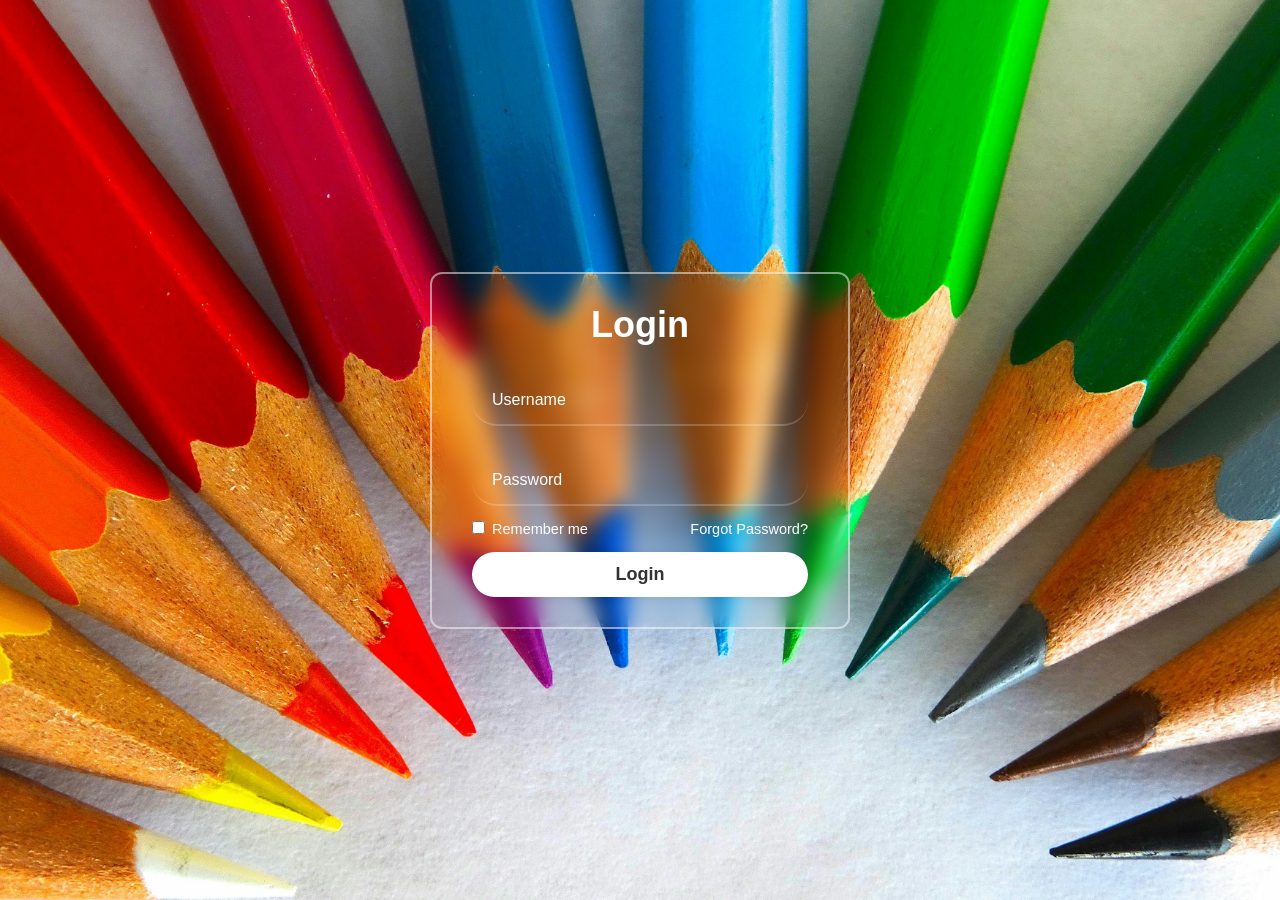
<file: index.html>
<!DOCTYPE html>
<html lang="en">
<head>
    <meta charset="UTF-8">
    <meta name="viewport" content="width=device-width, initial-scale=1.0">
    <title>Login</title>
    <link rel="stylesheet" href="css/style_login.css">
    <script src="js/login.js"></script>
    <!-- Basic Icons -->
<link href="https://cdn.boxicons.com/3.0.8/fonts/basic/boxicons.min.css" rel="stylesheet">
<!-- Filled Icons -->
<link href="https://cdn.boxicons.com/3.0.8/fonts/filled/boxicons-filled.min.css" rel="stylesheet">
<!-- Brand Icons -->
<link href="https://cdn.boxicons.com/3.0.8/fonts/brands/boxicons-brands.min.css" rel="stylesheet">
</head>
</head>
<body>
    <div class="wrapper">
        <form class="login-form" action="">
            <h1>Login</h1>
            <div class="input-box">
                <input type="text" placeholder="Username" required>
                <i class='bx bx-user'></i>
            </div>
            <div class="input-box">
                <input type="password" placeholder="Password" required>
                <i class="bxf bx-lock-keyhole" ></i>
            </div>
            <div class="remember-forgot">
                <label><input type="checkbox"> Remember me</label>
                <a href="#">Forgot Password?</a>
            </div>
            <button type="submit" class="btn">Login</button>
        </form>
    </div>
</body>
</html>
</file>
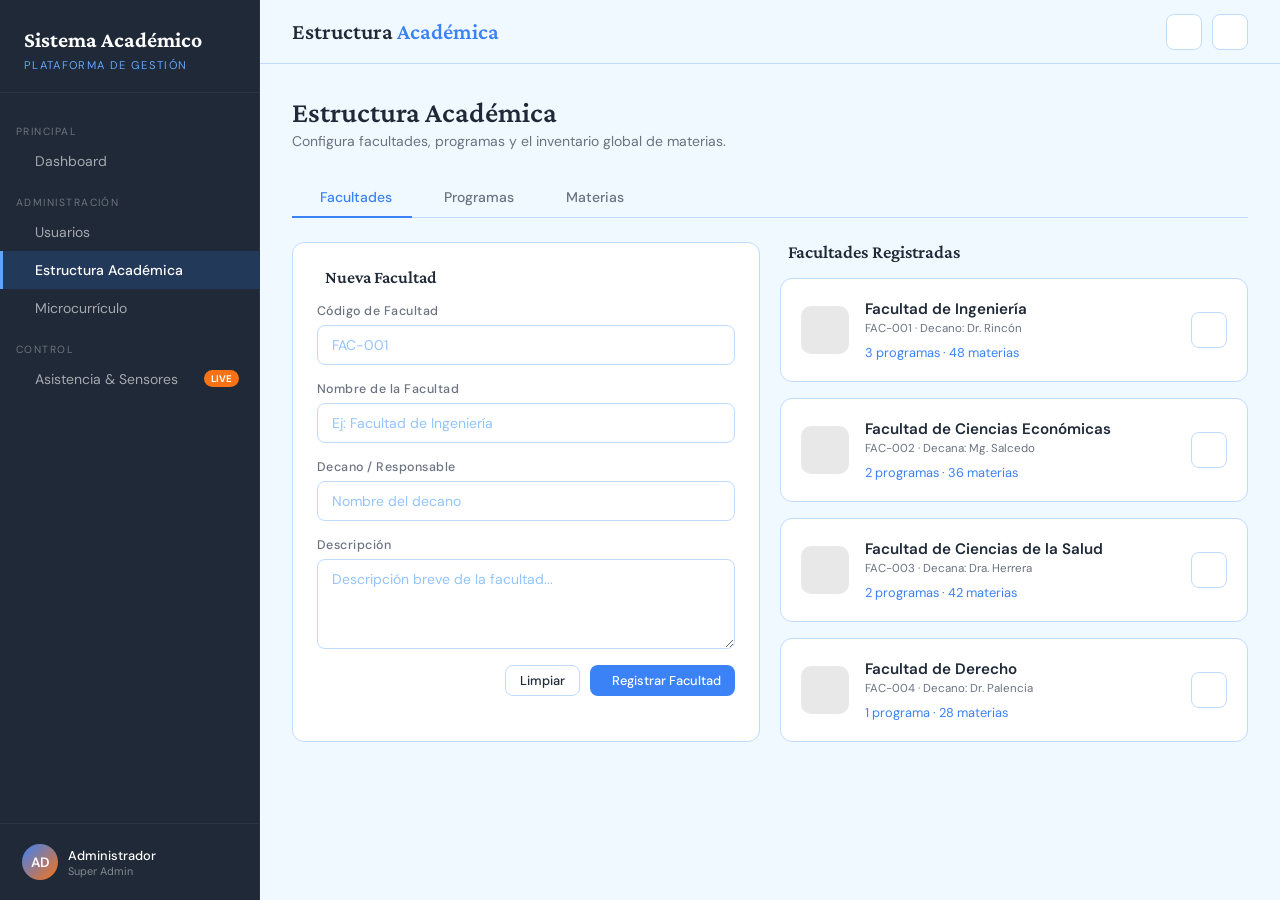
<file: vistas/academico.html>
<!DOCTYPE html>
<html lang="es">
<head>
  <meta charset="UTF-8">
  <meta name="viewport" content="width=device-width, initial-scale=1.0">
  <title>Estructura Académica — Sistema Académico</title>
  <link rel="stylesheet" href="../css/main.css">
  <link rel="stylesheet" href="../css/style_academico.css">
  <link href="https://cdn.boxicons.com/3.0.8/fonts/basic/boxicons.min.css" rel="stylesheet">
  <link href="https://cdn.boxicons.com/3.0.8/fonts/filled/boxicons-filled.min.css" rel="stylesheet">
  <script src="../js/academico.js" defer></script>
</head>
<body>

<!-- SIDEBAR -->
<aside class="sidebar">
  <div class="sidebar-logo">
    <div class="logo-text">Sistema Académico</div>
    <div class="logo-sub">Plataforma de Gestión</div>
  </div>
  <nav class="sidebar-nav">
    <div class="nav-section">Principal</div>
    <a class="nav-item" href="../dashboard.html"><i class='bx bx-grid-alt'></i> Dashboard</a>
    <div class="nav-section">Administración</div>
    <a class="nav-item" href="usuarios.html"><i class='bx bx-group'></i> Usuarios</a>
    <a class="nav-item active" href="academico.html"><i class='bx bx-building-house'></i> Estructura Académica</a>
    <a class="nav-item" href="curriculo.html"><i class='bx bx-book-open'></i> Microcurrículo</a>
    <div class="nav-section">Control</div>
    <a class="nav-item" href="asistencia.html"><i class='bx bx-scan'></i> Asistencia &amp; Sensores <span class="nav-badge">LIVE</span></a>
  </nav>
  <div class="sidebar-user" id="sidebarUser">
    <div class="user-toggle" onclick="toggleUserMenu()">
      <div class="user-avatar">AD</div>
      <div class="user-info">
        <div class="user-name">Administrador</div>
        <div class="user-role">Super Admin</div>
      </div>
      <i class='bx bx-chevron-up user-chevron'></i>
    </div>
    <div class="user-dropdown">
      <a href="#" class="dropdown-item"><i class='bx bx-user-circle'></i> Mi perfil</a>
      <a href="#" class="dropdown-item"><i class='bx bx-cog'></i> Configuración</a>
      <a href="../index.html" class="dropdown-item logout" onclick="return confirm('¿Cerrar sesión?')"><i class='bx bx-log-out'></i> Cerrar sesión</a>
    </div>
  </div>
</aside>

<div class="main-content">
  <header class="topbar">
    <span class="topbar-title">Estructura <span>Académica</span></span>
    <div class="topbar-actions">
      <button class="btn-icon"><i class='bx bx-bell'></i></button>
      <button class="btn-icon"><i class='bx bx-cog'></i></button>
    </div>
  </header>

  <div class="page-body">
    <div class="page-header">
      <h2>Estructura Académica</h2>
      <p>Configura facultades, programas y el inventario global de materias.</p>
    </div>

    <div class="tabs-bar">
      <button class="tab-btn active" onclick="switchTab('facultades',this)"><i class='bx bx-buildings'></i> Facultades</button>
      <button class="tab-btn" onclick="switchTab('programas',this)"><i class='bx bx-book'></i> Programas</button>
      <button class="tab-btn" onclick="switchTab('materias',this)"><i class='bx bx-list-check'></i> Materias</button>
    </div>

    <div class="tab-panel active" id="tab-facultades">
      <div class="grid-2">
        <!-- Formulario -->
        <div class="card">
          <div class="card-title"><i class='bx bx-plus'></i> Nueva Facultad</div>
          <div class="form-grid">
            <div class="form-group"><label>Código de Facultad</label><input type="text" placeholder="FAC-001"></div>
            <div class="form-group"><label>Nombre de la Facultad</label><input type="text" placeholder="Ej: Facultad de Ingeniería"></div>
            <div class="form-group"><label>Decano / Responsable</label><input type="text" placeholder="Nombre del decano"></div>
            <div class="form-group"><label>Descripción</label><textarea placeholder="Descripción breve de la facultad..."></textarea></div>
          </div>
          <div class="action-row" style="display:flex;gap:10px;justify-content:flex-end;margin-top:16px;">
            <button class="btn btn-secondary btn-sm">Limpiar</button>
            <button class="btn btn-primary btn-sm"><i class='bx bx-save'></i> Registrar Facultad</button>
          </div>
        </div>

        <div>
          <div class="section-header mb-16">
            <h3><i class='bx bx-buildings'></i> Facultades Registradas</h3>
          </div>
          <div class="flex flex-col gap-16">
            <div class="facul-card">
              <div class="facul-icon"><i class='bx bx-chip'></i></div>
              <div class="facul-info">
                <div class="facul-name">Facultad de Ingeniería</div>
                <div class="facul-code">FAC-001 · Decano: Dr. Rincón</div>
                <div class="facul-programs"><i class='bx bx-book'></i> 3 programas · 48 materias</div>
              </div>
              <div><button class="btn-icon"><i class='bx bx-edit'></i></button></div>
            </div>
            <div class="facul-card">
              <div class="facul-icon"><i class='bx bx-briefcase'></i></div>
              <div class="facul-info">
                <div class="facul-name">Facultad de Ciencias Económicas</div>
                <div class="facul-code">FAC-002 · Decana: Mg. Salcedo</div>
                <div class="facul-programs"><i class='bx bx-book'></i> 2 programas · 36 materias</div>
              </div>
              <div><button class="btn-icon"><i class='bx bx-edit'></i></button></div>
            </div>
            <div class="facul-card">
              <div class="facul-icon"><i class='bx bx-heart'></i></div>
              <div class="facul-info">
                <div class="facul-name">Facultad de Ciencias de la Salud</div>
                <div class="facul-code">FAC-003 · Decana: Dra. Herrera</div>
                <div class="facul-programs"><i class='bx bx-book'></i> 2 programas · 42 materias</div>
              </div>
              <div><button class="btn-icon"><i class='bx bx-edit'></i></button></div>
            </div>
            <div class="facul-card">
              <div class="facul-icon"><i class='bx bx-balance-scale'></i></div>
              <div class="facul-info">
                <div class="facul-name">Facultad de Derecho</div>
                <div class="facul-code">FAC-004 · Decano: Dr. Palencia</div>
                <div class="facul-programs"><i class='bx bx-book'></i> 1 programa · 28 materias</div>
              </div>
              <div><button class="btn-icon"><i class='bx bx-edit'></i></button></div>
            </div>
          </div>
        </div>
      </div>
    </div>

    <div class="tab-panel" id="tab-programas">
      <div class="grid-2">
        <div class="card">
          <div class="card-title"><i class='bx bx-plus'></i> Nuevo Programa</div>
          <div class="form-grid">
            <div class="form-group"><label>Código de Programa</label><input type="text" placeholder="PRG-001"></div>
            <div class="form-group"><label>Nombre del Programa</label><input type="text" placeholder="Ej: Ingeniería de Sistemas"></div>
            <div class="form-group"><label>Facultad</label>
              <select>
                <option>-- Seleccionar Facultad --</option>
                <option>FAC-001 · Ing. y Tecnología</option>
                <option>FAC-002 · Ciencias Económicas</option>
                <option>FAC-003 · Ciencias de la Salud</option>
                <option>FAC-004 · Derecho</option>
              </select>
            </div>
            <div class="form-group"><label>Nivel Académico</label>
              <select><option>Tecnología</option><option>Pregrado</option><option>Especialización</option><option>Maestría</option></select>
            </div>
            <div class="form-group"><label>Total de Créditos</label><input type="number" placeholder="Ej: 160"></div>
            <div class="form-group"><label>Duración (semestres)</label><input type="number" placeholder="Ej: 10"></div>
            <div class="form-group"><label>Registro SNIES</label><input type="text" placeholder="Número SNIES"></div>
            <div class="form-group"><label>Estado</label>
              <select><option>Activo</option><option>En acreditación</option><option>Inactivo</option></select>
            </div>
          </div>
          <div class="action-row" style="display:flex;gap:10px;justify-content:flex-end;margin-top:16px;">
            <button class="btn btn-secondary btn-sm">Limpiar</button>
            <button class="btn btn-primary btn-sm"><i class='bx bx-save'></i> Registrar</button>
          </div>
        </div>

        <div class="card">
          <div class="section-header">
            <h3><i class='bx bx-list-ul'></i> Programas</h3>
            <div class="search-bar"><i class='bx bx-search'></i><input type="text" placeholder="Buscar..."></div>
          </div>
          <div class="table-wrap">
            <table>
              <thead><tr><th>Código</th><th>Programa</th><th>Créditos</th><th>Estado</th></tr></thead>
              <tbody>
                <tr>
                  <td class="text-em">PRG-001</td>
                  <td><strong>Ing. de Sistemas</strong><br><span class="text-muted" style="font-size:.75rem">FAC-001 · 10 sem</span></td>
                  <td>160</td>
                  <td><span class="badge badge-green">Activo</span></td>
                </tr>
                <tr>
                  <td class="text-em">PRG-002</td>
                  <td><strong>Administración de Empresas</strong><br><span class="text-muted" style="font-size:.75rem">FAC-002 · 8 sem</span></td>
                  <td>140</td>
                  <td><span class="badge badge-green">Activo</span></td>
                </tr>
                <tr>
                  <td class="text-em">PRG-003</td>
                  <td><strong>Derecho</strong><br><span class="text-muted" style="font-size:.75rem">FAC-004 · 10 sem</span></td>
                  <td>170</td>
                  <td><span class="badge badge-blue">Acreditación</span></td>
                </tr>
                <tr>
                  <td class="text-em">PRG-004</td>
                  <td><strong>Enfermería</strong><br><span class="text-muted" style="font-size:.75rem">FAC-003 · 10 sem</span></td>
                  <td>165</td>
                  <td><span class="badge badge-green">Activo</span></td>
                </tr>
              </tbody>
            </table>
          </div>
        </div>
      </div>
    </div>

    <div class="tab-panel" id="tab-materias">
      <div class="grid-2">
        <div class="card">
          <div class="card-title"><i class='bx bx-plus'></i> Registrar Materia</div>
          <div class="form-grid">
            <div class="form-group"><label>Código de Materia</label><input type="text" placeholder="MAT-001"></div>
            <div class="form-group"><label>Nombre de la Asignatura</label><input type="text" placeholder="Ej: Cálculo Diferencial"></div>
            <div class="form-group"><label>Programa</label>
              <select>
                <option>-- Seleccionar Programa --</option>
                <option>Ing. de Sistemas</option>
                <option>Administración de Empresas</option>
                <option>Derecho</option>
                <option>Enfermería</option>
              </select>
            </div>
            <div class="form-group"><label>Semestre Recomendado</label>
              <select><option>I</option><option>II</option><option>III</option><option>IV</option><option>V</option><option>VI</option><option>VII</option><option>VIII</option><option>IX</option><option>X</option></select>
            </div>
            <div class="form-group"><label>Créditos</label><input type="number" placeholder="Ej: 3"></div>
            <div class="form-group"><label>Horas Semanales</label><input type="number" placeholder="Ej: 4"></div>
            <div class="form-group"><label>Tipo</label>
              <select><option>Obligatoria</option><option>Electiva</option><option>Complementaria</option></select>
            </div>
            <div class="form-group"><label>Prerrequisito</label><input type="text" placeholder="MAT-000 (opcional)"></div>
          </div>
          <div class="action-row" style="display:flex;gap:10px;justify-content:flex-end;margin-top:16px;">
            <button class="btn btn-secondary btn-sm">Limpiar</button>
            <button class="btn btn-primary btn-sm"><i class='bx bx-save'></i> Registrar Materia</button>
          </div>
        </div>

        <div class="card">
          <div class="section-header">
            <h3><i class='bx bx-list-check'></i> Inventario de Asignaturas</h3>
            <div class="search-bar"><i class='bx bx-search'></i><input type="text" placeholder="Buscar materia..."></div>
          </div>
          <div class="table-wrap">
            <table>
              <thead><tr><th>Código</th><th>Asignatura</th><th>Créditos</th><th>Tipo</th><th></th></tr></thead>
              <tbody>
                <tr>
                  <td class="text-em">MAT-101</td>
                  <td><strong>Cálculo Diferencial</strong><br><span class="text-muted" style="font-size:.75rem">IS · Sem I</span></td>
                  <td>3</td>
                  <td><span class="badge badge-blue">Obligatoria</span></td>
                  <td><button class="btn-icon btn-sm"><i class='bx bx-edit'></i></button></td>
                </tr>
                <tr>
                  <td class="text-em">MAT-201</td>
                  <td><strong>Programación I</strong><br><span class="text-muted" style="font-size:.75rem">IS · Sem II</span></td>
                  <td>4</td>
                  <td><span class="badge badge-blue">Obligatoria</span></td>
                  <td><button class="btn-icon btn-sm"><i class='bx bx-edit'></i></button></td>
                </tr>
                <tr>
                  <td class="text-em">MAT-310</td>
                  <td><strong>Derecho Romano</strong><br><span class="text-muted" style="font-size:.75rem">DE · Sem I</span></td>
                  <td>3</td>
                  <td><span class="badge badge-blue">Obligatoria</span></td>
                  <td><button class="btn-icon btn-sm"><i class='bx bx-edit'></i></button></td>
                </tr>
                <tr>
                  <td class="text-em">MAT-405</td>
                  <td><strong>Ética Profesional</strong><br><span class="text-muted" style="font-size:.75rem">Todos · Electiva</span></td>
                  <td>2</td>
                  <td><span class="badge badge-gold">Electiva</span></td>
                  <td><button class="btn-icon btn-sm"><i class='bx bx-edit'></i></button></td>
                </tr>
                <tr>
                  <td class="text-em">MAT-501</td>
                  <td><strong>Anatomía I</strong><br><span class="text-muted" style="font-size:.75rem">EN · Sem I</span></td>
                  <td>4</td>
                  <td><span class="badge badge-blue">Obligatoria</span></td>
                  <td><button class="btn-icon btn-sm"><i class='bx bx-edit'></i></button></td>
                </tr>
              </tbody>
            </table>
          </div>
        </div>
      </div>
    </div>

  </div>
</div>
</body>
</html>
</file>
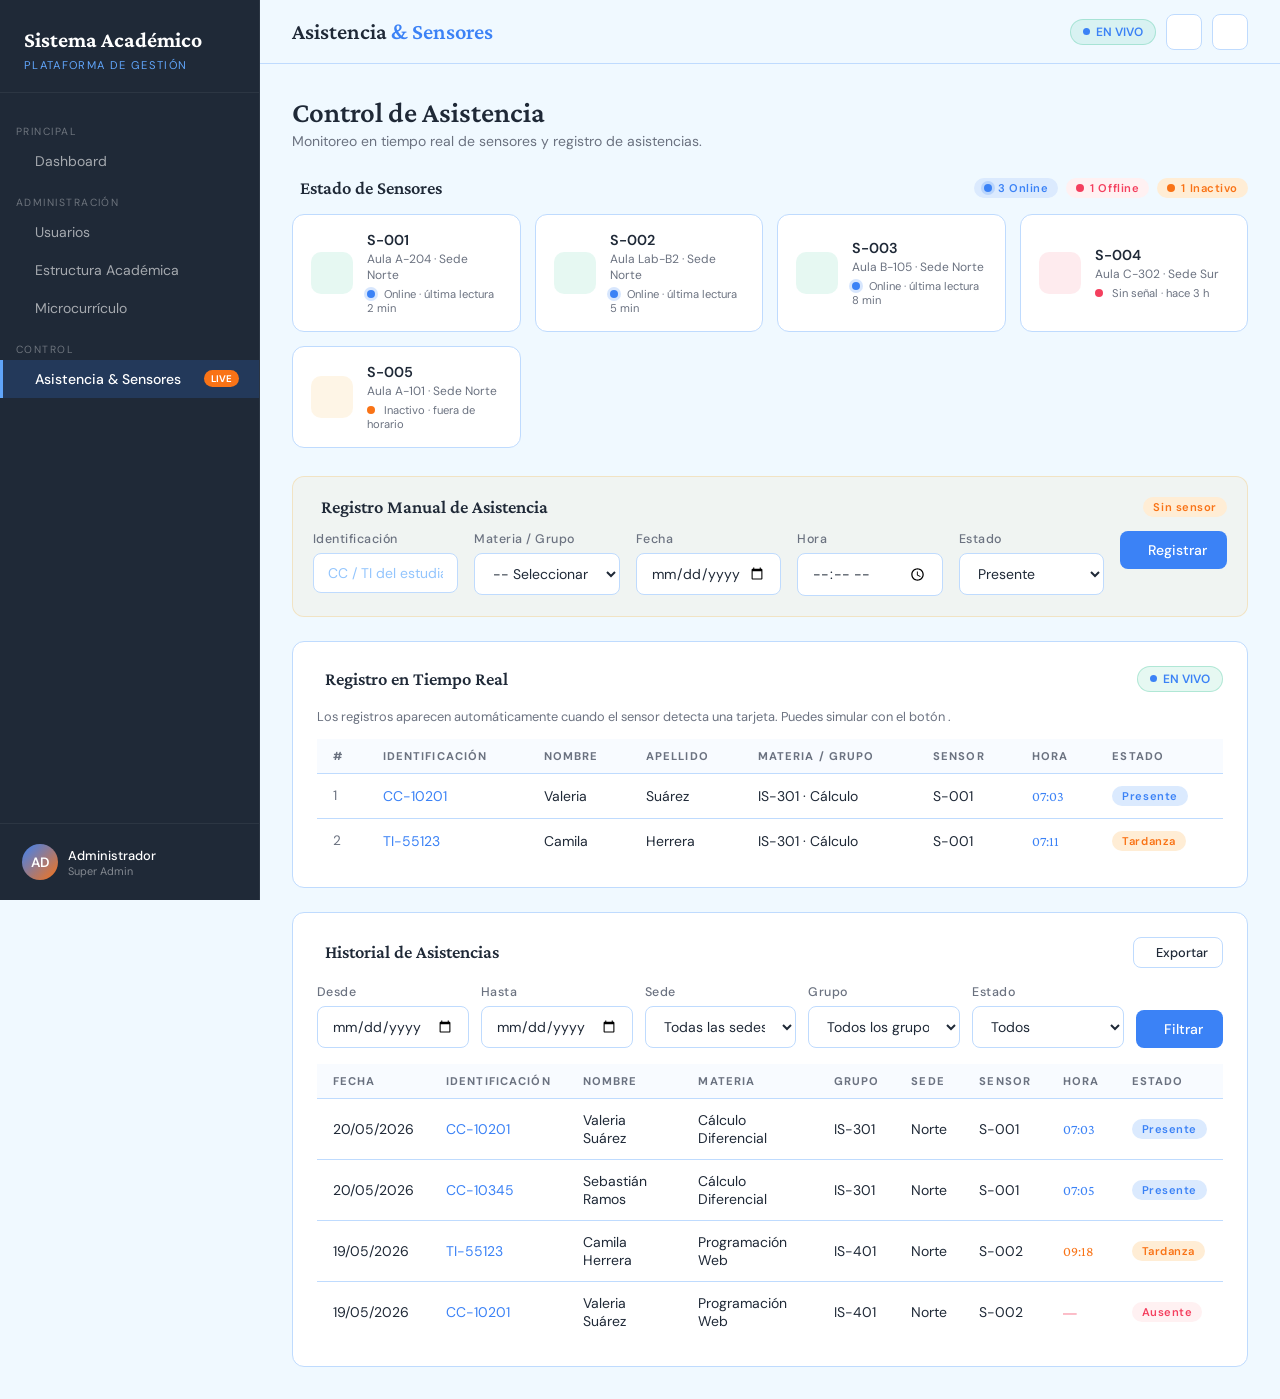
<file: vistas/asistencia.html>
<!DOCTYPE html>
<html lang="es">
<head>
  <meta charset="UTF-8">
  <meta name="viewport" content="width=device-width, initial-scale=1.0">
  <title>Asistencia & Sensores — Sistema Académico</title>
  <link rel="stylesheet" href="../css/main.css">
  <link rel="stylesheet" href="../css/style_asistencia.css">
  <link href="https://cdn.boxicons.com/3.0.8/fonts/basic/boxicons.min.css" rel="stylesheet">
  <link href="https://cdn.boxicons.com/3.0.8/fonts/filled/boxicons-filled.min.css" rel="stylesheet">
  <script src="../js/asistencia.js"></script>
</head>
<body>

<aside class="sidebar">
  <div class="sidebar-logo">
    <div class="logo-text">Sistema Académico</div>
    <div class="logo-sub">Plataforma de Gestión</div>
  </div>
  <nav class="sidebar-nav">
    <div class="nav-section">Principal</div>
    <a class="nav-item" href="../dashboard.html"><i class='bx bx-grid-alt'></i> Dashboard</a>
    <div class="nav-section">Administración</div>
    <a class="nav-item" href="usuarios.html"><i class='bx bx-group'></i> Usuarios</a>
    <a class="nav-item" href="academico.html"><i class='bx bx-building-house'></i> Estructura Académica</a>
    <a class="nav-item" href="curriculo.html"><i class='bx bx-book-open'></i> Microcurrículo</a>
    <div class="nav-section">Control</div>
    <a class="nav-item active" href="asistencia.html"><i class='bx bx-scan'></i> Asistencia &amp; Sensores <span class="nav-badge">LIVE</span></a>
  </nav>
  <div class="sidebar-user" id="sidebarUser">
    <div class="user-toggle" onclick="toggleUserMenu()">
      <div class="user-avatar">AD</div>
      <div class="user-info">
        <div class="user-name">Administrador</div>
        <div class="user-role">Super Admin</div>
      </div>
      <i class='bx bx-chevron-up user-chevron'></i>
    </div>
    <div class="user-dropdown">
      <a href="#" class="dropdown-item"><i class='bx bx-user-circle'></i> Mi perfil</a>
      <a href="#" class="dropdown-item"><i class='bx bx-cog'></i> Configuración</a>
      <a href="../index.html" class="dropdown-item logout" onclick="return confirm('¿Cerrar sesión?')"><i class='bx bx-log-out'></i> Cerrar sesión</a>
    </div>
  </div>
</aside>

<div class="main-content">
  <header class="topbar">
    <span class="topbar-title">Asistencia <span>&amp; Sensores</span></span>
    <div class="topbar-actions">
      <span class="live-badge">EN VIVO</span>
      <button class="btn-icon" id="btn-sim" title="Simular lectura de sensor" onclick="simularDeteccion()"><i class='bx bx-radio-circle-marked'></i></button>
      <button class="btn-icon"><i class='bx bx-bell'></i></button>
    </div>
  </header>

  <div class="page-body">
    <div class="page-header">
      <h2>Control de Asistencia</h2>
      <p>Monitoreo en tiempo real de sensores y registro de asistencias.</p>
    </div>

    <div class="section-header">
      <h3><i class='bx bx-wifi'></i> Estado de Sensores</h3>
      <div class="flex gap-8">
        <span class="badge badge-green"><span class="status-dot online"></span> 3 Online</span>
        <span class="badge badge-rose"><span class="status-dot offline"></span> 1 Offline</span>
        <span class="badge badge-gold"><span class="status-dot idle"></span> 1 Inactivo</span>
      </div>
    </div>
    <div class="sensor-grid">
      <div class="sensor-card">
        <div class="sensor-icon online"><i class='bx bx-broadcast'></i></div>
        <div class="sensor-info">
          <div class="s-code">S-001</div>
          <div class="s-aula">Aula A-204 · Sede Norte</div>
          <div class="s-last"><span class="status-dot online"></span> Online · última lectura 2 min</div>
        </div>
      </div>
      <div class="sensor-card">
        <div class="sensor-icon online"><i class='bx bx-broadcast'></i></div>
        <div class="sensor-info">
          <div class="s-code">S-002</div>
          <div class="s-aula">Aula Lab-B2 · Sede Norte</div>
          <div class="s-last"><span class="status-dot online"></span> Online · última lectura 5 min</div>
        </div>
      </div>
      <div class="sensor-card">
        <div class="sensor-icon online"><i class='bx bx-broadcast'></i></div>
        <div class="sensor-info">
          <div class="s-code">S-003</div>
          <div class="s-aula">Aula B-105 · Sede Norte</div>
          <div class="s-last"><span class="status-dot online"></span> Online · última lectura 8 min</div>
        </div>
      </div>
      <div class="sensor-card">
        <div class="sensor-icon offline"><i class='bx bx-wifi-off'></i></div>
        <div class="sensor-info">
          <div class="s-code">S-004</div>
          <div class="s-aula">Aula C-302 · Sede Sur</div>
          <div class="s-last"><span class="status-dot offline"></span> Sin señal · hace 3 h</div>
        </div>
      </div>
      <div class="sensor-card">
        <div class="sensor-icon idle"><i class='bx bx-pause-circle'></i></div>
        <div class="sensor-info">
          <div class="s-code">S-005</div>
          <div class="s-aula">Aula A-101 · Sede Norte</div>
          <div class="s-last"><span class="status-dot idle"></span> Inactivo · fuera de horario</div>
        </div>
      </div>
    </div>

    <div class="manual-form" id="manual-form">
      <div class="section-header" style="margin-bottom:14px;">
        <h3><i class='bx bx-edit'></i> Registro Manual de Asistencia</h3>
        <span class="badge badge-gold">Sin sensor</span>
      </div>
      <div class="flex gap-16" style="flex-wrap:wrap;">
        <div class="form-group" style="flex:1;min-width:140px;"><label>Identificación</label><input type="text" placeholder="CC / TI del estudiante"></div>
        <div class="form-group" style="flex:1;min-width:140px;"><label>Materia / Grupo</label>
          <select><option>-- Seleccionar --</option><option>IS-301 · Cálculo Diferencial</option><option>IS-401 · Programación Web</option><option>AD-201 · Gestión Empresarial</option></select>
        </div>
        <div class="form-group" style="flex:1;min-width:120px;"><label>Fecha</label><input type="date" id="manual-fecha"></div>
        <div class="form-group" style="flex:1;min-width:100px;"><label>Hora</label><input type="time" id="manual-hora"></div>
        <div class="form-group" style="flex:1;min-width:120px;"><label>Estado</label>
          <select><option>Presente</option><option>Tardanza</option><option>Justificada</option></select>
        </div>
        <div class="form-group" style="flex:0 0 auto;display:flex;align-items:flex-end;">
          <button class="btn btn-primary" onclick="registrarManual()"><i class='bx bx-check'></i> Registrar</button>
        </div>
      </div>
    </div>

    <div class="card" style="margin-bottom:24px;">
      <div class="section-header">
        <h3><i class='bx bx-time-five'></i> Registro en Tiempo Real</h3>
        <span class="live-badge">EN VIVO</span>
      </div>
      <p class="text-muted" style="margin-bottom:14px;font-size:0.8rem;">
        <i class='bx bx-info-circle'></i> Los registros aparecen automáticamente cuando el sensor detecta una tarjeta. Puedes simular con el botón <i class='bx bx-radio-circle-marked'></i>.
      </p>
      <div class="table-wrap">
        <table>
          <thead>
            <tr><th>#</th><th>Identificación</th><th>Nombre</th><th>Apellido</th><th>Materia / Grupo</th><th>Sensor</th><th>Hora</th><th>Estado</th></tr>
          </thead>
          <tbody id="live-tbody">
            <tr>
              <td class="text-muted">1</td>
              <td class="text-em">CC-10201</td>
              <td>Valeria</td>
              <td>Suárez</td>
              <td>IS-301 · Cálculo</td>
              <td>S-001</td>
              <td class="time-col" style="font-family:'Crimson Pro',serif;color:var(--emerald);">07:03</td>
              <td><span class="badge badge-green">Presente</span></td>
            </tr>
            <tr>
              <td class="text-muted">2</td>
              <td class="text-em">TI-55123</td>
              <td>Camila</td>
              <td>Herrera</td>
              <td>IS-301 · Cálculo</td>
              <td>S-001</td>
              <td class="time-col" style="font-family:'Crimson Pro',serif;color:var(--emerald);">07:11</td>
              <td><span class="badge badge-gold">Tardanza</span></td>
            </tr>
          </tbody>
        </table>
      </div>
    </div>

    <div class="card">
      <div class="section-header">
        <h3><i class='bx bx-history'></i> Historial de Asistencias</h3>
        <button class="btn btn-secondary btn-sm"><i class='bx bx-download'></i> Exportar</button>
      </div>
      <div class="filter-bar">
        <div class="form-group"><label>Desde</label><input type="date"></div>
        <div class="form-group"><label>Hasta</label><input type="date"></div>
        <div class="form-group"><label>Sede</label>
          <select><option>Todas las sedes</option><option>Sede Norte</option><option>Sede Sur</option></select>
        </div>
        <div class="form-group"><label>Grupo</label>
          <select><option>Todos los grupos</option><option>IS-301</option><option>IS-401</option><option>AD-201</option><option>EN-101</option></select>
        </div>
        <div class="form-group"><label>Estado</label>
          <select><option>Todos</option><option>Presente</option><option>Tardanza</option><option>Ausente</option><option>Justificada</option></select>
        </div>
        <div style="display:flex;align-items:flex-end;">
          <button class="btn btn-primary"><i class='bx bx-filter'></i> Filtrar</button>
        </div>
      </div>
      <div class="table-wrap">
        <table>
          <thead>
            <tr><th>Fecha</th><th>Identificación</th><th>Nombre</th><th>Materia</th><th>Grupo</th><th>Sede</th><th>Sensor</th><th>Hora</th><th>Estado</th></tr>
          </thead>
          <tbody id="historial-tbody">
            <tr>
              <td>20/05/2026</td><td class="text-em">CC-10201</td><td>Valeria Suárez</td>
              <td>Cálculo Diferencial</td><td>IS-301</td><td>Norte</td><td>S-001</td>
              <td style="font-family:'Crimson Pro',serif;color:var(--emerald);">07:03</td>
              <td><span class="badge badge-green">Presente</span></td>
            </tr>
            <tr>
              <td>20/05/2026</td><td class="text-em">CC-10345</td><td>Sebastián Ramos</td>
              <td>Cálculo Diferencial</td><td>IS-301</td><td>Norte</td><td>S-001</td>
              <td style="font-family:'Crimson Pro',serif;color:var(--emerald);">07:05</td>
              <td><span class="badge badge-green">Presente</span></td>
            </tr>
            <tr>
              <td>19/05/2026</td><td class="text-em">TI-55123</td><td>Camila Herrera</td>
              <td>Programación Web</td><td>IS-401</td><td>Norte</td><td>S-002</td>
              <td style="font-family:'Crimson Pro',serif;color:var(--gold);">09:18</td>
              <td><span class="badge badge-gold">Tardanza</span></td>
            </tr>
            <tr>
              <td>19/05/2026</td><td class="text-em">CC-10201</td><td>Valeria Suárez</td>
              <td>Programación Web</td><td>IS-401</td><td>Norte</td><td>S-002</td>
              <td style="font-family:'Crimson Pro',serif;color:var(--rose);">—</td>
              <td><span class="badge badge-rose">Ausente</span></td>
            </tr>
          </tbody>
        </table>
      </div>
    </div>

  </div>
</div>
</body>
</html>
</file>
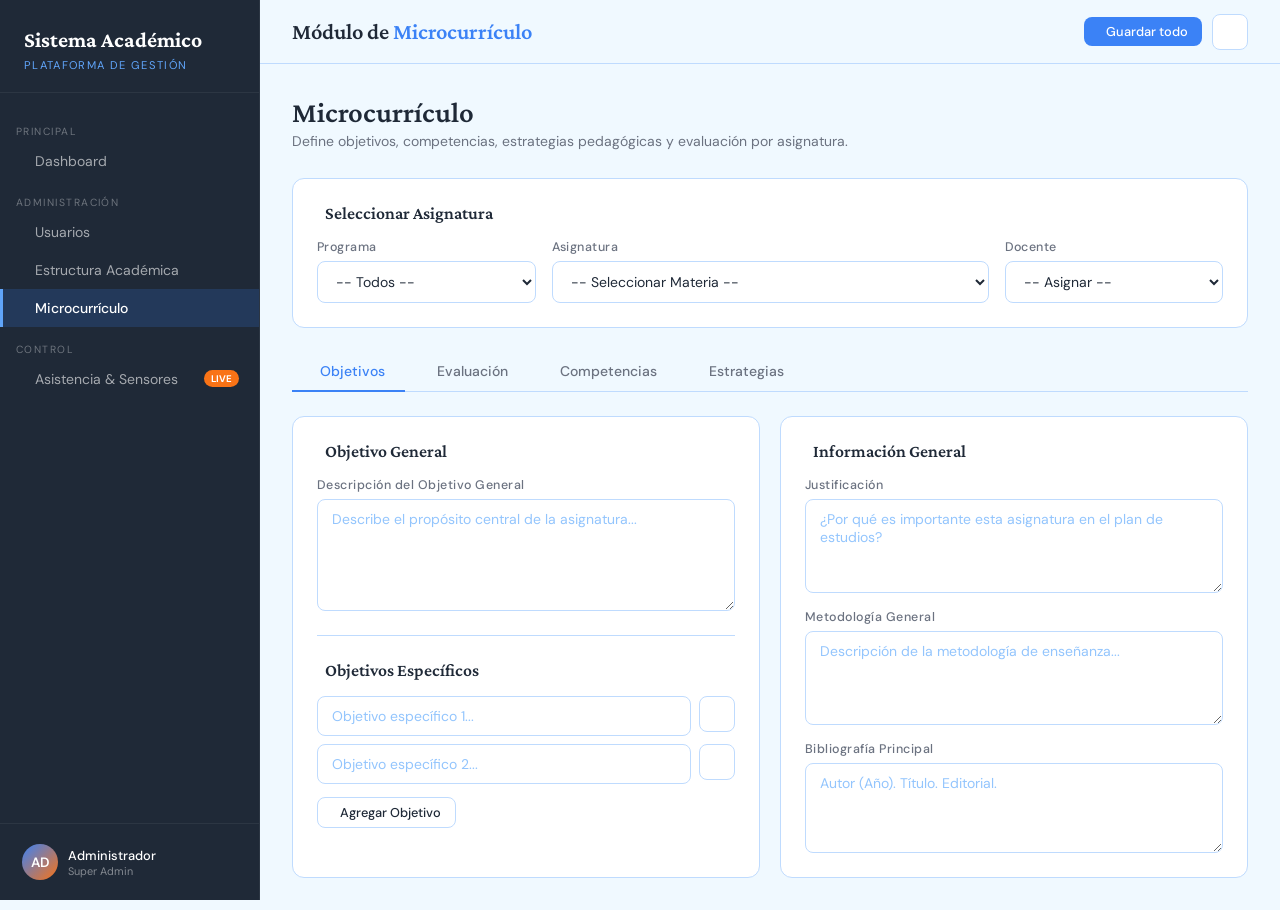
<file: vistas/curriculo.html>
<!DOCTYPE html>
<html lang="es">
<head>
  <meta charset="UTF-8">
  <meta name="viewport" content="width=device-width, initial-scale=1.0">
  <title>Microcurrículo — Sistema Académico</title>
  <link rel="stylesheet" href="../css/main.css">
  <link rel="stylesheet" href="../css/style_curriculo.css">
  <link href="https://cdn.boxicons.com/3.0.8/fonts/basic/boxicons.min.css" rel="stylesheet">
  <link href="https://cdn.boxicons.com/3.0.8/fonts/filled/boxicons-filled.min.css" rel="stylesheet">
  <script src="../js/curriculo.js" defer></script>
</head>
<body>

<!-- SIDEBAR -->
<aside class="sidebar">
  <div class="sidebar-logo">
    <div class="logo-text">Sistema Académico</div>
    <div class="logo-sub">Plataforma de Gestión</div>
  </div>
  <nav class="sidebar-nav">
    <div class="nav-section">Principal</div>
    <a class="nav-item" href="../dashboard.html"><i class='bx bx-grid-alt'></i> Dashboard</a>
    <div class="nav-section">Administración</div>
    <a class="nav-item" href="usuarios.html"><i class='bx bx-group'></i> Usuarios</a>
    <a class="nav-item" href="academico.html"><i class='bx bx-building-house'></i> Estructura Académica</a>
    <a class="nav-item active" href="curriculo.html"><i class='bx bx-book-open'></i> Microcurrículo</a>
    <div class="nav-section">Control</div>
    <a class="nav-item" href="asistencia.html"><i class='bx bx-scan'></i> Asistencia &amp; Sensores <span class="nav-badge">LIVE</span></a>
  </nav>
  <div class="sidebar-user" id="sidebarUser">
    <div class="user-toggle" onclick="toggleUserMenu()">
      <div class="user-avatar">AD</div>
      <div class="user-info">
        <div class="user-name">Administrador</div>
        <div class="user-role">Super Admin</div>
      </div>
      <i class='bx bx-chevron-up user-chevron'></i>
    </div>
    <div class="user-dropdown">
      <a href="#" class="dropdown-item"><i class='bx bx-user-circle'></i> Mi perfil</a>
      <a href="#" class="dropdown-item"><i class='bx bx-cog'></i> Configuración</a>
      <a href="../index.html" class="dropdown-item logout" onclick="return confirm('¿Cerrar sesión?')"><i class='bx bx-log-out'></i> Cerrar sesión</a>
    </div>
  </div>
</aside>

<div class="main-content">
  <header class="topbar">
    <span class="topbar-title">Módulo de <span>Microcurrículo</span></span>
    <div class="topbar-actions">
      <button class="btn btn-primary btn-sm" onclick="guardarCurriculo()"><i class='bx bx-save'></i> Guardar todo</button>
      <button class="btn-icon"><i class='bx bx-bell'></i></button>
    </div>
  </header>

  <div class="page-body">
    <div class="page-header">
      <h2>Microcurrículo</h2>
      <p>Define objetivos, competencias, estrategias pedagógicas y evaluación por asignatura.</p>
    </div>

    <div class="card mb-16" style="margin-bottom:24px;">
      <div class="card-title"><i class='bx bx-search-alt'></i> Seleccionar Asignatura</div>
      <div class="flex gap-16" style="flex-wrap:wrap;">
        <div class="form-group" style="flex:1;min-width:200px;">
          <label>Programa</label>
          <select onchange="filterMaterias(this.value)">
            <option value="">-- Todos --</option>
            <option>Ing. de Sistemas</option>
            <option>Administración de Empresas</option>
            <option>Derecho</option>
            <option>Enfermería</option>
          </select>
        </div>
        <div class="form-group" style="flex:2;min-width:280px;">
          <label>Asignatura</label>
          <select id="select-materia" onchange="selectMateria(this.value)">
            <option value="">-- Seleccionar Materia --</option>
            <option value="calc">MAT-101 · Cálculo Diferencial (Ing. de Sistemas)</option>
            <option value="prog">MAT-201 · Programación I (Ing. de Sistemas)</option>
            <option value="web">MAT-305 · Programación Web (Ing. de Sistemas)</option>
            <option value="gest">MAT-210 · Gestión Empresarial (Administración)</option>
          </select>
        </div>
        <div class="form-group" style="flex:1;min-width:140px;">
          <label>Docente</label>
          <select>
            <option>-- Asignar --</option>
            <option>Dr. Martínez</option>
            <option>Ing. Ramírez</option>
            <option>Mg. Torres</option>
          </select>
        </div>
      </div>
    </div>

    <div class="selected-subject" id="selected-box" style="display:none;">
      <i class='bx bx-book-open'></i>
      <div class="subject-info">
        <div class="name" id="subj-name">—</div>
        <div class="meta" id="subj-meta">—</div>
      </div>
      <span class="badge badge-green" style="margin-left:auto;">Editando</span>
    </div>

    <div class="tabs-bar">
      <button class="tab-btn active" onclick="switchTab('objetivos',this)"><i class='bx bx-target-lock'></i> Objetivos</button>
      <button class="tab-btn" onclick="switchTab('evaluacion',this)"><i class='bx bx-bar-chart-alt-2'></i> Evaluación</button>
      <button class="tab-btn" onclick="switchTab('competencias',this)"><i class='bx bx-award'></i> Competencias</button>
      <button class="tab-btn" onclick="switchTab('pedagogia',this)"><i class='bx bx-brain'></i> Estrategias</button>
    </div>

    <div class="tab-panel active" id="tab-objetivos">
      <div class="grid-2">
        <div class="card">
          <div class="card-title"><i class='bx bx-flag'></i> Objetivo General</div>
          <div class="form-group">
            <label>Descripción del Objetivo General</label>
            <textarea rows="5" placeholder="Describe el propósito central de la asignatura..."></textarea>
          </div>
          <hr class="divider">
          <div class="card-title" style="margin-top:0;"><i class='bx bx-check-square'></i> Objetivos Específicos</div>
          <div id="obj-list" class="flex flex-col gap-8" style="margin-bottom:12px;">
            <div class="flex gap-8">
              <input type="text" placeholder="Objetivo específico 1..." style="flex:1;">
              <button class="btn-icon" onclick="removeObj(this)"><i class='bx bx-x'></i></button>
            </div>
            <div class="flex gap-8">
              <input type="text" placeholder="Objetivo específico 2..." style="flex:1;">
              <button class="btn-icon" onclick="removeObj(this)"><i class='bx bx-x'></i></button>
            </div>
          </div>
          <button class="btn btn-secondary btn-sm" onclick="addObj()"><i class='bx bx-plus'></i> Agregar Objetivo</button>
        </div>

        <div class="card">
          <div class="card-title"><i class='bx bx-info-circle'></i> Información General</div>
          <div class="form-grid">
            <div class="form-group"><label>Justificación</label>
              <textarea rows="4" placeholder="¿Por qué es importante esta asignatura en el plan de estudios?"></textarea>
            </div>
            <div class="form-group"><label>Metodología General</label>
              <textarea rows="4" placeholder="Descripción de la metodología de enseñanza..."></textarea>
            </div>
            <div class="form-group"><label>Bibliografía Principal</label>
              <textarea rows="3" placeholder="Autor (Año). Título. Editorial."></textarea>
            </div>
          </div>
        </div>
      </div>
    </div>

    <div class="tab-panel" id="tab-evaluacion">
      <div class="card" style="margin-bottom:20px;">
        <div class="card-title"><i class='bx bx-percent'></i> Distribución de Parciales</div>
        <div class="parcial-grid">
          <div class="parcial-card">
            <div class="parcial-title">Primer Parcial</div>
            <div class="parcial-pct" id="pct1-display">30%</div>
            <div class="parcial-pct-label">Porcentaje</div>
            <input class="pct-input" type="number" id="pct1" value="30" min="0" max="100" onchange="updateTotal()">
          </div>
          <div class="parcial-card">
            <div class="parcial-title">Segundo Parcial</div>
            <div class="parcial-pct" id="pct2-display">30%</div>
            <div class="parcial-pct-label">Porcentaje</div>
            <input class="pct-input" type="number" id="pct2" value="30" min="0" max="100" onchange="updateTotal()">
          </div>
          <div class="parcial-card">
            <div class="parcial-title">Tercer Parcial</div>
            <div class="parcial-pct" id="pct3-display">40%</div>
            <div class="parcial-pct-label">Porcentaje</div>
            <input class="pct-input" type="number" id="pct3" value="40" min="0" max="100" onchange="updateTotal()">
          </div>
        </div>
        <div class="pct-total">Total: <strong id="pct-total">100%</strong></div>
      </div>

      <div class="grid-2">
        <div class="card">
          <div class="card-title"><i class='bx bx-list-check'></i> Actividades de Evaluación · Parcial 1</div>
          <div class="table-wrap">
            <table>
              <thead><tr><th>Actividad</th><th>%</th><th>Fecha</th><th></th></tr></thead>
              <tbody id="eval-tbody-1">
                <tr>
                  <td><input type="text" placeholder="Ej: Quiz 1" style="width:100%;"></td>
                  <td><input type="number" placeholder="10" style="width:60px;"></td>
                  <td><input type="date"></td>
                  <td><button class="btn-icon btn-sm" onclick="this.closest('tr').remove()"><i class='bx bx-trash'></i></button></td>
                </tr>
              </tbody>
            </table>
          </div>
          <button class="btn btn-secondary btn-sm mt-16" onclick="addEvalRow('eval-tbody-1')"><i class='bx bx-plus'></i> Actividad</button>
        </div>
        <div class="card">
          <div class="card-title"><i class='bx bx-note'></i> Criterios de Calificación</div>
          <div class="form-group">
            <label>Escala de Calificación</label>
            <select><option>0.0 – 5.0</option><option>0 – 100</option><option>A / B / C / D</option></select>
          </div>
          <div class="form-group mt-16"><label>Nota Mínima Aprobatoria</label><input type="number" value="3.0"></div>
          <div class="form-group mt-16"><label>Observaciones</label>
            <textarea placeholder="Indicaciones especiales sobre la evaluación..."></textarea>
          </div>
        </div>
      </div>
    </div>

    <div class="tab-panel" id="tab-competencias">
      <div class="grid-2">
        <div class="card">
          <div class="card-title"><i class='bx bx-award'></i> Competencias Genéricas</div>
          <div class="form-grid">
            <div class="form-group">
              <label>Competencia Comunicativa</label>
              <textarea rows="2" placeholder="Describe la competencia comunicativa..."></textarea>
            </div>
            <div class="form-group">
              <label>Competencia Investigativa</label>
              <textarea rows="2" placeholder="Describe la competencia investigativa..."></textarea>
            </div>
            <div class="form-group">
              <label>Competencia Ciudadana</label>
              <textarea rows="2" placeholder="Describe la competencia ciudadana..."></textarea>
            </div>
            <div class="form-group">
              <label>Competencia Tecnológica</label>
              <textarea rows="2" placeholder="Describe la competencia tecnológica..."></textarea>
            </div>
          </div>
        </div>

        <div class="card">
          <div class="card-title"><i class='bx bx-table'></i> Unidades Temáticas y Resultados de Aprendizaje</div>
          <div class="competencia-list" id="comp-list">
            <div class="competencia-row">
              <input type="text" placeholder="Unidad Temática" value="Introducción al Cálculo">
              <input type="text" placeholder="Resultado de Aprendizaje" value="Comprende límites y continuidad">
              <button class="btn-icon btn-sm" onclick="this.closest('.competencia-row').remove()"><i class='bx bx-trash'></i></button>
            </div>
            <div class="competencia-row">
              <input type="text" placeholder="Unidad Temática" value="Derivadas">
              <input type="text" placeholder="Resultado de Aprendizaje" value="Aplica reglas de derivación">
              <button class="btn-icon btn-sm" onclick="this.closest('.competencia-row').remove()"><i class='bx bx-trash'></i></button>
            </div>
          </div>
          <button class="btn btn-secondary btn-sm" onclick="addCompetencia()"><i class='bx bx-plus'></i> Agregar Unidad</button>
        </div>
      </div>
    </div>

    <div class="tab-panel" id="tab-pedagogia">
      <div class="grid-2">
        <div class="card">
          <div class="card-title"><i class='bx bx-brain'></i> Estrategias Pedagógicas</div>
          <div class="form-grid">
            <div class="form-group">
              <label>Estrategia de Enseñanza Principal</label>
              <select>
                <option>Clase Magistral</option>
                <option>Aprendizaje Basado en Proyectos</option>
                <option>Aprendizaje Basado en Problemas</option>
                <option>Aula Invertida (Flipped Classroom)</option>
                <option>Seminario-Taller</option>
              </select>
            </div>
            <div class="form-group">
              <label>Estrategias Complementarias</label>
              <textarea rows="3" placeholder="Ej: Talleres en laboratorio, trabajo colaborativo, simulaciones..."></textarea>
            </div>
            <div class="form-group">
              <label>Recursos Didácticos</label>
              <textarea rows="3" placeholder="Ej: Plataforma Moodle, proyector, kits de laboratorio..."></textarea>
            </div>
            <div class="form-group">
              <label>Ambientes de Aprendizaje</label>
              <textarea rows="3" placeholder="Aula de clase, laboratorio de cómputo, campo de práctica..."></textarea>
            </div>
          </div>
        </div>

        <div class="card">
          <div class="card-title"><i class='bx bx-time'></i> Distribución de Horas</div>
          <div class="form-grid">
            <div class="form-group"><label>Horas Presenciales / semana</label><input type="number" value="4"></div>
            <div class="form-group"><label>Horas Trabajo Independiente / semana</label><input type="number" value="6"></div>
            <div class="form-group"><label>Horas de Tutoría</label><input type="number" value="1"></div>
            <div class="form-group"><label>Total Horas Semestre</label><input type="number" value="160" readonly style="background:rgba(16,185,129,0.06);"></div>
          </div>
          <hr class="divider">
          <div class="card-title"><i class='bx bx-world'></i> Transversalidad</div>
          <div class="form-group">
            <label>Relación con otras Asignaturas</label>
            <textarea rows="3" placeholder="¿Con qué materias se articula este microcurrículo?"></textarea>
          </div>
          <div class="form-group mt-16">
            <label>Proyección Social / Vínculo con el Entorno</label>
            <textarea rows="3" placeholder="Relación con el sector productivo o comunidad..."></textarea>
          </div>
        </div>
      </div>
    </div>

  </div>
</div>
</body>
</html>
</file>
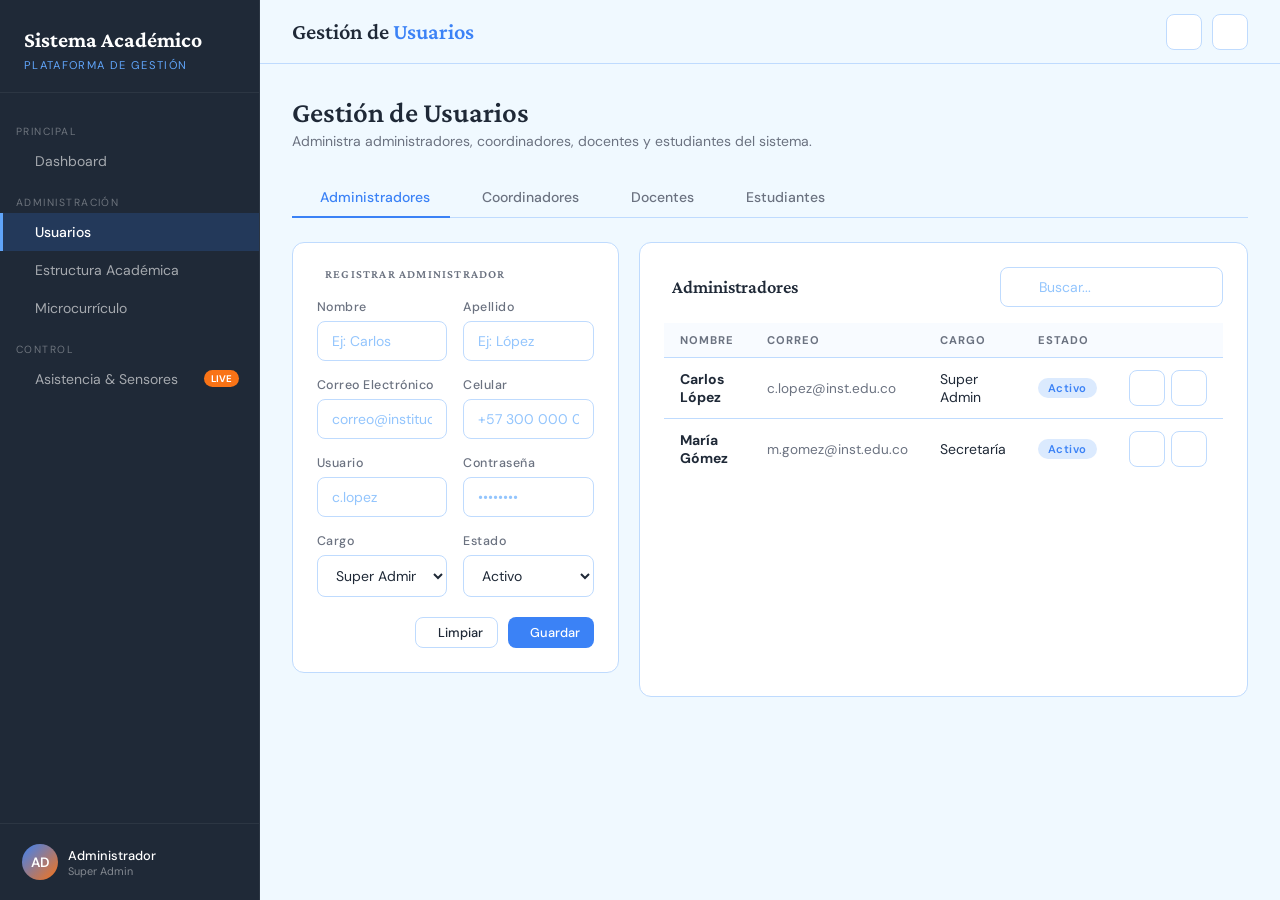
<file: vistas/usuarios.html>
<!DOCTYPE html>
<html lang="es">
<head>
  <meta charset="UTF-8">
  <meta name="viewport" content="width=device-width, initial-scale=1.0">
  <title>Gestión de Usuarios — Sistema Académico</title>
  <link rel="stylesheet" href="../css/main.css">
  <link rel="stylesheet" href="../css/style_usuarios.css">
  <link href="https://cdn.boxicons.com/3.0.8/fonts/basic/boxicons.min.css" rel="stylesheet">
  <link href="https://cdn.boxicons.com/3.0.8/fonts/filled/boxicons-filled.min.css" rel="stylesheet">
  <script src="../js/usuarios.js" defer></script>
</head>
<body>

<aside class="sidebar" id="sidebar">
  <div class="sidebar-logo">
    <div class="logo-text">Sistema Académico</div>
    <div class="logo-sub">Plataforma de Gestión</div>
  </div>
  <nav class="sidebar-nav">
    <div class="nav-section">Principal</div>
    <a class="nav-item" href="../dashboard.html"><i class='bx bx-grid-alt'></i> Dashboard</a>
    <div class="nav-section">Administración</div>
    <a class="nav-item active" href="usuarios.html"><i class='bx bx-group'></i> Usuarios</a>
    <a class="nav-item" href="academico.html"><i class='bx bx-building-house'></i> Estructura Académica</a>
    <a class="nav-item" href="curriculo.html"><i class='bx bx-book-open'></i> Microcurrículo</a>
    <div class="nav-section">Control</div>
    <a class="nav-item" href="asistencia.html"><i class='bx bx-scan'></i> Asistencia &amp; Sensores <span class="nav-badge">LIVE</span></a>
  </nav>
  <div class="sidebar-user" id="sidebarUser">
    <div class="user-toggle" onclick="toggleUserMenu()">
      <div class="user-avatar">AD</div>
      <div class="user-info">
        <div class="user-name">Administrador</div>
        <div class="user-role">Super Admin</div>
      </div>
      <i class='bx bx-chevron-up user-chevron'></i>
    </div>
    <div class="user-dropdown">
      <a href="#" class="dropdown-item"><i class='bx bx-user-circle'></i> Mi perfil</a>
      <a href="#" class="dropdown-item"><i class='bx bx-cog'></i> Configuración</a>
      <a href="../index.html" class="dropdown-item logout" onclick="return confirm('¿Cerrar sesión?')"><i class='bx bx-log-out'></i> Cerrar sesión</a>
    </div>
  </div>
</aside>

<div class="main-content">
  <header class="topbar">
    <span class="topbar-title">Gestión de <span>Usuarios</span></span>
    <div class="topbar-actions">
      <button class="btn-icon"><i class='bx bx-bell'></i></button>
      <button class="btn-icon"><i class='bx bx-cog'></i></button>
    </div>
  </header>

  <div class="page-body">
    <div class="page-header">
      <h2>Gestión de Usuarios</h2>
      <p>Administra administradores, coordinadores, docentes y estudiantes del sistema.</p>
    </div>

    <div class="tabs-bar">
      <button class="tab-btn active" onclick="switchTab('admins',this)"><i class='bx bx-shield'></i> Administradores</button>
      <button class="tab-btn" onclick="switchTab('coordinadores',this)"><i class='bx bx-briefcase'></i> Coordinadores</button>
      <button class="tab-btn" onclick="switchTab('docentes',this)"><i class='bx bx-chalkboard'></i> Docentes</button>
      <button class="tab-btn" onclick="switchTab('estudiantes',this)"><i class='bx bx-user-graduate'></i> Estudiantes</button>
    </div>

    <div class="tab-panel active" id="tab-admins">
      <div class="grid-2">
        <div>
          <div class="form-section">
            <div class="form-section-title"><i class='bx bx-plus-circle'></i> Registrar Administrador</div>
            <div class="form-grid form-grid-2">
              <div class="form-group"><label>Nombre</label><input type="text" placeholder="Ej: Carlos"></div>
              <div class="form-group"><label>Apellido</label><input type="text" placeholder="Ej: López"></div>
              <div class="form-group"><label>Correo Electrónico</label><input type="email" placeholder="correo@institución.edu.co"></div>
              <div class="form-group"><label>Celular</label><input type="text" placeholder="+57 300 000 0000"></div>
              <div class="form-group"><label>Usuario</label><input type="text" placeholder="c.lopez"></div>
              <div class="form-group"><label>Contraseña</label><input type="password" placeholder="••••••••"></div>
              <div class="form-group"><label>Cargo</label>
                <select>
                  <option>Super Administrador</option>
                  <option>Administrador de Sede</option>
                  <option>Secretaría</option>
                </select>
              </div>
              <div class="form-group"><label>Estado</label>
                <select><option>Activo</option><option>Inactivo</option></select>
              </div>
            </div>
            <div class="action-row">
              <button class="btn btn-secondary btn-sm"><i class='bx bx-x'></i> Limpiar</button>
              <button class="btn btn-primary btn-sm"><i class='bx bx-save'></i> Guardar</button>
            </div>
          </div>
        </div>

        <div class="card">
          <div class="section-header">
            <h3><i class='bx bx-list-ul'></i> Administradores</h3>
            <div class="search-bar"><i class='bx bx-search'></i><input type="text" placeholder="Buscar..."></div>
          </div>
          <div class="table-wrap">
            <table>
              <thead><tr><th>Nombre</th><th>Correo</th><th>Cargo</th><th>Estado</th><th></th></tr></thead>
              <tbody>
                <tr>
                  <td><strong>Carlos López</strong></td>
                  <td class="text-muted">c.lopez@inst.edu.co</td>
                  <td>Super Admin</td>
                  <td><span class="badge badge-green">Activo</span></td>
                  <td><div class="user-row-actions"><button class="btn-icon btn-sm"><i class='bx bx-edit'></i></button><button class="btn-icon btn-sm"><i class='bx bx-trash'></i></button></div></td>
                </tr>
                <tr>
                  <td><strong>María Gómez</strong></td>
                  <td class="text-muted">m.gomez@inst.edu.co</td>
                  <td>Secretaría</td>
                  <td><span class="badge badge-green">Activo</span></td>
                  <td><div class="user-row-actions"><button class="btn-icon btn-sm"><i class='bx bx-edit'></i></button><button class="btn-icon btn-sm"><i class='bx bx-trash'></i></button></div></td>
                </tr>
              </tbody>
            </table>
          </div>
        </div>
      </div>
    </div>

    <div class="tab-panel" id="tab-coordinadores">
      <div class="grid-2">
        <div>
          <div class="form-section">
            <div class="form-section-title"><i class='bx bx-plus-circle'></i> Registrar Coordinador</div>
            <div class="form-grid form-grid-2">
              <div class="form-group"><label>ID Coordinador</label><input type="text" placeholder="COO-001"></div>
              <div class="form-group"><label>Nombre Completo</label><input type="text" placeholder="Nombre y apellido"></div>
              <div class="form-group"><label>Correo</label><input type="email" placeholder="coordinador@inst.edu.co"></div>
              <div class="form-group"><label>Celular</label><input type="text" placeholder="+57 310 000 0000"></div>
              <div class="form-group"><label>Programa Asignado</label>
                <select>
                  <option>-- Seleccionar Programa --</option>
                  <option>Ingeniería de Sistemas</option>
                  <option>Administración de Empresas</option>
                  <option>Derecho</option>
                  <option>Enfermería</option>
                  <option>Contaduría Pública</option>
                </select>
              </div>
              <div class="form-group"><label>Facultad</label>
                <select>
                  <option>-- Seleccionar Facultad --</option>
                  <option>Facultad de Ingeniería</option>
                  <option>Facultad de Ciencias Económicas</option>
                  <option>Facultad de Ciencias de la Salud</option>
                  <option>Facultad de Derecho</option>
                </select>
              </div>
            </div>
            <div class="action-row">
              <button class="btn btn-secondary btn-sm">Limpiar</button>
              <button class="btn btn-primary btn-sm"><i class='bx bx-save'></i> Guardar</button>
            </div>
          </div>
        </div>
        <div class="card">
          <div class="section-header">
            <h3><i class='bx bx-list-ul'></i> Coordinadores</h3>
          </div>
          <div class="table-wrap">
            <table>
              <thead><tr><th>ID</th><th>Nombre</th><th>Programa</th><th>Estado</th><th></th></tr></thead>
              <tbody>
                <tr>
                  <td class="text-em">COO-001</td>
                  <td><strong>Ana Torres</strong></td>
                  <td>Ing. de Sistemas</td>
                  <td><span class="badge badge-green">Activo</span></td>
                  <td><button class="btn-icon btn-sm"><i class='bx bx-edit'></i></button></td>
                </tr>
                <tr>
                  <td class="text-em">COO-002</td>
                  <td><strong>Luis Pedraza</strong></td>
                  <td>Derecho</td>
                  <td><span class="badge badge-green">Activo</span></td>
                  <td><button class="btn-icon btn-sm"><i class='bx bx-edit'></i></button></td>
                </tr>
              </tbody>
            </table>
          </div>
        </div>
      </div>
    </div>

    <div class="tab-panel" id="tab-docentes">
      <div class="grid-2">
        <div>
          <div class="form-section">
            <div class="form-section-title"><i class='bx bx-plus-circle'></i> Registrar Docente</div>
            <div class="form-grid form-grid-2">
              <div class="form-group"><label>Nombre</label><input type="text" placeholder="Nombre"></div>
              <div class="form-group"><label>Apellido</label><input type="text" placeholder="Apellido"></div>
              <div class="form-group"><label>Identificación</label><input type="text" placeholder="CC / Pasaporte"></div>
              <div class="form-group"><label>Correo</label><input type="email" placeholder="docente@inst.edu.co"></div>
              <div class="form-group"><label>Celular</label><input type="text" placeholder="+57 300 000 0000"></div>
              <div class="form-group"><label>Tipo de Contrato</label>
                <select><option>Tiempo Completo</option><option>Medio Tiempo</option><option>Catedrático</option></select>
              </div>
              <div class="form-group"><label>Título</label><input type="text" placeholder="Ej: Mg. en Educación"></div>
              <div class="form-group"><label>Área de Conocimiento</label><input type="text" placeholder="Ej: Ingeniería"></div>
            </div>
            <div class="action-row">
              <button class="btn btn-secondary btn-sm">Limpiar</button>
              <button class="btn btn-primary btn-sm"><i class='bx bx-save'></i> Guardar</button>
            </div>
          </div>
        </div>
        <div class="card">
          <div class="section-header">
            <h3><i class='bx bx-list-ul'></i> Listado de Docentes</h3>
            <div class="search-bar"><i class='bx bx-search'></i><input type="text" placeholder="Buscar..."></div>
          </div>
          <div class="table-wrap">
            <table>
              <thead><tr><th>Nombre</th><th>Área</th><th>Contrato</th><th>Calificaciones</th></tr></thead>
              <tbody>
                <tr>
                  <td><strong>Dr. José Martínez</strong><br><span class="text-muted" style="font-size:.75rem">CC 1234567</span></td>
                  <td>Matemáticas</td>
                  <td><span class="badge badge-blue">T. Completo</span></td>
                  <td><a href="curriculo.html" class="btn btn-secondary btn-sm"><i class='bx bx-bar-chart'></i> Gestionar</a></td>
                </tr>
                <tr>
                  <td><strong>Ing. Laura Ramírez</strong><br><span class="text-muted" style="font-size:.75rem">CC 7654321</span></td>
                  <td>Sistemas</td>
                  <td><span class="badge badge-gold">Cátedra</span></td>
                  <td><a href="curriculo.html" class="btn btn-secondary btn-sm"><i class='bx bx-bar-chart'></i> Gestionar</a></td>
                </tr>
              </tbody>
            </table>
          </div>
        </div>
      </div>
    </div>

    <div class="tab-panel" id="tab-estudiantes">
      <div class="form-section">
        <div class="form-section-title"><i class='bx bx-plus-circle'></i> Registrar Estudiante</div>
        <div class="form-grid form-grid-3">
          <div class="form-group"><label>Nombre</label><input type="text" placeholder="Nombre"></div>
          <div class="form-group"><label>Apellido</label><input type="text" placeholder="Apellido"></div>
          <div class="form-group"><label>No. Identificación</label><input type="text" placeholder="CC / TI"></div>
          <div class="form-group"><label>Correo</label><input type="email" placeholder="estudiante@correo.com"></div>
          <div class="form-group"><label>Celular</label><input type="text" placeholder="+57 300 000 0000"></div>
          <div class="form-group"><label>Fecha de Nacimiento</label><input type="date"></div>
          <div class="form-group"><label>Programa</label>
            <select>
              <option>-- Seleccionar --</option>
              <option>Ing. de Sistemas</option>
              <option>Administración de Empresas</option>
              <option>Derecho</option>
              <option>Enfermería</option>
            </select>
          </div>
          <div class="form-group"><label>Semestre</label>
            <select><option>I</option><option>II</option><option>III</option><option>IV</option><option>V</option><option>VI</option><option>VII</option><option>VIII</option><option>IX</option><option>X</option></select>
          </div>
          <div class="form-group"><label>Estado Matrícula</label>
            <select><option>Activo</option><option>Inactivo</option><option>Suspendido</option></select>
          </div>
        </div>
        <hr class="divider">
        <div class="form-section-title"><i class='bx bx-file'></i> Datos Socioeconómicos</div>
        <div class="form-grid form-grid-3">
          <div class="form-group icfes-field">
            <label>Puntaje ICFES</label>
            <input type="number" placeholder="Ej: 320">
            <span class="icfes-badge">/ 500</span>
          </div>
          <div class="form-group"><label>SISBEN</label>
            <select>
              <option>-- Nivel --</option>
              <option>A1 – A5</option>
              <option>B1 – B7</option>
              <option>C1 – C18</option>
              <option>No aplica</option>
            </select>
          </div>
          <div class="form-group"><label>Estrato Socioeconómico</label>
            <select><option>1</option><option>2</option><option>3</option><option>4</option><option>5</option><option>6</option></select>
          </div>
        </div>
        <hr class="divider">
        <div class="form-section-title"><i class='bx bx-user'></i> Datos del Acudiente</div>
        <div class="form-grid form-grid-3">
          <div class="form-group"><label>Nombre Acudiente</label><input type="text" placeholder="Nombre completo"></div>
          <div class="form-group"><label>Parentesco</label>
            <select><option>Padre</option><option>Madre</option><option>Tutor Legal</option><option>Otro</option></select>
          </div>
          <div class="form-group"><label>Celular Acudiente</label><input type="text" placeholder="+57 300 000 0000"></div>
          <div class="form-group"><label>Correo Acudiente</label><input type="email" placeholder="acudiente@correo.com"></div>
          <div class="form-group"><label>Dirección</label><input type="text" placeholder="Calle 00 # 00 - 00"></div>
          <div class="form-group"><label>Ciudad</label><input type="text" placeholder="Barranquilla"></div>
        </div>
        <div class="action-row">
          <button class="btn btn-secondary btn-sm">Limpiar</button>
          <button class="btn btn-primary btn-sm"><i class='bx bx-save'></i> Registrar Estudiante</button>
        </div>
      </div>

      <div class="card">
        <div class="section-header">
          <h3><i class='bx bx-list-ul'></i> Estudiantes Registrados</h3>
          <div class="flex gap-8">
            <div class="search-bar"><i class='bx bx-search'></i><input type="text" placeholder="Buscar por nombre o ID..."></div>
            <select style="padding:8px 12px;background:var(--card-bg);border:1px solid var(--border);border-radius:8px;color:var(--text-main);font-family:'DM Sans',sans-serif;">
              <option>Todos los programas</option>
              <option>Ing. de Sistemas</option>
              <option>Derecho</option>
              <option>Enfermería</option>
            </select>
          </div>
        </div>
        <div class="table-wrap">
          <table>
            <thead>
              <tr><th>ID</th><th>Nombre</th><th>Programa</th><th>Semestre</th><th>ICFES</th><th>SISBEN</th><th>Estado</th><th></th></tr>
            </thead>
            <tbody>
              <tr>
                <td class="text-em">CC-10201</td>
                <td><strong>Valeria Suárez</strong></td>
                <td>Ing. de Sistemas</td>
                <td>IV</td>
                <td>348</td>
                <td><span class="badge badge-green">A3</span></td>
                <td><span class="badge badge-green">Activo</span></td>
                <td><div class="user-row-actions"><button class="btn-icon btn-sm"><i class='bx bx-edit'></i></button><button class="btn-icon btn-sm"><i class='bx bx-show'></i></button></div></td>
              </tr>
              <tr>
                <td class="text-em">CC-10345</td>
                <td><strong>Sebastián Ramos</strong></td>
                <td>Derecho</td>
                <td>II</td>
                <td>302</td>
                <td><span class="badge badge-gold">B2</span></td>
                <td><span class="badge badge-green">Activo</span></td>
                <td><div class="user-row-actions"><button class="btn-icon btn-sm"><i class='bx bx-edit'></i></button><button class="btn-icon btn-sm"><i class='bx bx-show'></i></button></div></td>
              </tr>
              <tr>
                <td class="text-em">TI-55123</td>
                <td><strong>Camila Herrera</strong></td>
                <td>Enfermería</td>
                <td>I</td>
                <td>291</td>
                <td><span class="badge badge-muted">C5</span></td>
                <td><span class="badge badge-rose">Inactivo</span></td>
                <td><div class="user-row-actions"><button class="btn-icon btn-sm"><i class='bx bx-edit'></i></button><button class="btn-icon btn-sm"><i class='bx bx-show'></i></button></div></td>
              </tr>
            </tbody>
          </table>
        </div>
      </div>
    </div>

  </div>
</div>
</body>
</html>
</file>
<file: css/style_login.css>
*{
    padding: 0;
    margin: 0;
    box-sizing: border-box;
    font-family: 'Segoe UI', Tahoma, Geneva, Verdana, sans-serif;
}

body{
    display : flex;
    justify-content: center;
    align-items: center;
    min-height: 100vh;
    background: url('../imgs/Fondo.jpg') no-repeat;
    background-size: cover;
    background-position: center;
}

.wrapper{
    width: 420px;
    background: transparent;
    border: 2px solid rgba(255, 255, 255, .5);
    backdrop-filter: blur(10px);
    color: #fff;
    border-radius: 12px;
    padding: 30px 40px;
}

.wrapper h1{
    text-align: center;
    font-size: 36px;
}

.wrapper .input-box{
    position: relative;
    height: 50px;
    width: 100%;
    margin: 30px 0;
}

.input-box input{
    height: 100%;
    width: 100%;
    background: transparent;
    border: none;
    outline: none;
    border-bottom: 2px solid rgba(255, 255, 255, .2);
    border-radius: 40px;
    font-size: 16px;
    color: #fff;
    padding: 20px 45px 20px 20px;
}

.input-box input::placeholder{
    color: #fff;
}

.input-box i{
    position: absolute;
    top: 30%;
    transform: translate(-50%);
    font-size: 20px;
    right: 20px;
}

.wrapper .remember-forgot{
    display: flex;
    justify-content: space-between;
    font-size: 14.5px;
    margin: -15px 0 15px;
}

.remember-forgot label input{
    margin-right: 3px;
    accent-color: #fff;
}

.remember-forgot a{
    color: #fff;
    text-decoration: none;
}

.remember-forgot a:hover{
    text-decoration: underline;
}

.wrapper .btn{
    width: 100%;
    height: 45px;
    background: #fff;
    border: none;
    outline: none;
    border-radius: 40px;
    box-shadow: 0 0 10px rgba(0, 0, 0, .1);
    font-size: 18px;
    cursor: pointer;
    color: #333;
    font-weight: 600;
}
</file>
<file: css/main.css>
@import url('https://fonts.googleapis.com/css2?family=Crimson+Pro:wght@400;600;700&family=DM+Sans:wght@300;400;500;600&display=swap');

:root {
  /* ── Paleta principal ── */
  --primary:      #3B82F6;
  --primary-l:    #60A5FA;
  --primary-d:    #2563EB;
  --sidebar-dark: #1F2937;
  --sidebar-mid:  #111827;
  --bg:           #F0F9FF;
  --accent:       #F97316;
  --accent-l:     #FB923C;
  --accent-d:     #EA6C04;

  /* ── Compatibilidad con variables antiguas ── */
  --navy:         #1F2937;
  --navy-mid:     #111827;
  --navy-light:   #374151;
  --emerald:      var(--primary);
  --emerald-d:    var(--primary-d);
  --emerald-l:    var(--primary-l);
  --gold:         var(--accent);
  --rose:         #f43f5e;
  --ice:          #DBEAFE;
  --text-main:    #1F2937;
  --text-muted:   #6B7280;
  --border:       #BFDBFE;
  --card-bg:      #ffffff;
  --sidebar-w:    260px;
  --radius:       12px;
  --shadow:       0 4px 24px rgba(59,130,246,0.10);
}

*, *::before, *::after { 
    box-sizing: border-box; 
    margin: 0; 
    padding: 0; 
}

html { 
    scroll-behavior: smooth; 
}

body {
  font-family: 'DM Sans', sans-serif;
  background: var(--bg);
  color: var(--text-main);
  min-height: 100vh;
  display: flex;
  overflow-x: hidden;
}

/* ── SCROLLBAR ───────────────────────────────── */
::-webkit-scrollbar { 
    width: 6px; 
}

::-webkit-scrollbar-track { 
    background: var(--bg); 
}

::-webkit-scrollbar-thumb { 
    background: var(--border); 
    border-radius: 3px; 
}

/* ── SIDEBAR ─────────────────────────────────── */
.sidebar {
  width: var(--sidebar-w);
  min-height: 100vh;
  background: var(--sidebar-dark);
  border-right: 1px solid rgba(255,255,255,0.06);
  display: flex;
  flex-direction: column;
  position: fixed;
  left: 0; top: 0; bottom: 0;
  z-index: 100;
  transition: transform 0.3s ease;
}

.sidebar-logo {
  padding: 28px 24px 20px;
  border-bottom: 1px solid rgba(255,255,255,0.06);
}

.sidebar-logo .logo-text {
  font-family: 'Crimson Pro', serif;
  font-size: 1.35rem;
  font-weight: 700;
  color: #ffffff;
  line-height: 1.2;
}

.sidebar-logo .logo-sub {
  font-size: 0.7rem;
  color: var(--primary-l);
  letter-spacing: 0.12em;
  text-transform: uppercase;
  margin-top: 4px;
}

.sidebar-nav {
  flex: 1;
  padding: 16px 0;
  overflow-y: auto;
}

.nav-section {
  padding: 8px 16px 4px;
  font-size: 0.65rem;
  letter-spacing: 0.14em;
  text-transform: uppercase;
  color: rgba(255,255,255,0.35);
  margin-top: 8px;
}

.nav-item {
  display: flex;
  align-items: center;
  gap: 12px;
  padding: 10px 20px;
  color: rgba(255,255,255,0.6);
  text-decoration: none;
  font-size: 0.875rem;
  font-weight: 400;
  border-left: 3px solid transparent;
  transition: all 0.2s;
  position: relative;
}

.nav-item:hover {
  color: #ffffff;
  background: rgba(255,255,255,0.06);
  border-left-color: var(--primary-l);
}

.nav-item.active {
  color: #ffffff;
  background: rgba(59,130,246,0.18);
  border-left-color: var(--primary-l);
  font-weight: 500;
}

.nav-item i { 
    font-size: 1.1rem; 
    flex-shrink: 0; 
}

.nav-badge {
  margin-left: auto;
  background: var(--accent);
  color: #ffffff;
  font-size: 0.6rem;
  font-weight: 700;
  padding: 2px 7px;
  border-radius: 20px;
}

.sidebar-footer {
  padding: 16px 20px;
  border-top: 1px solid rgba(255,255,255,0.06);
  display: flex;
  align-items: center;
  gap: 10px;
}

.user-avatar {
  width: 36px; height: 36px;
  border-radius: 50%;
  background: linear-gradient(135deg, var(--primary), var(--accent));
  display: flex; align-items: center; justify-content: center;
  font-size: 0.85rem; font-weight: 600; color: #fff;
  flex-shrink: 0;
}

.user-info { 
    flex: 1; 
    min-width: 0; 
}

.user-name { 
    font-size: 0.8rem; 
    font-weight: 500;
    color: #ffffff;
}

.user-role { 
    font-size: 0.68rem; 
    color: rgba(255,255,255,0.45); 
}

.btn-logout {
  background: none; 
  border: none; 
  cursor: pointer;
  color: var(--text-muted); 
  font-size: 1rem;
  padding: 4px; 
  border-radius: 4px;
  transition: color 0.2s;
}

.btn-logout:hover { 
    color: var(--rose);
}

/* ── MAIN CONTENT ────────────────────────────── */
.main-content {
  margin-left: var(--sidebar-w);
  flex: 1;
  display: flex;
  flex-direction: column;
  min-height: 100vh;
}

/* ── TOPBAR ──────────────────────────────────── */
.topbar {
  height: 64px;
  border-bottom: 1px solid var(--border);
  display: flex;
  align-items: center;
  padding: 0 32px;
  gap: 16px;
  background: rgba(240,249,255,0.92);
  backdrop-filter: blur(12px);
  position: sticky; 
  top: 0; 
  z-index: 50;
}

.topbar-title {
  font-family: 'Crimson Pro', serif;
  font-size: 1.4rem;
  font-weight: 600;
  flex: 1;
  color: var(--text-main);
}

.topbar-title span { 
    color: var(--primary); 
}

.topbar-actions { display: flex; 
    align-items: center; 
    gap: 10px; }

.btn-icon {
  width: 36px; 
  height: 36px;
  border-radius: 8px;
  background: #fff;
  border: 1px solid var(--border);
  color: var(--text-muted);
  display: flex; 
  align-items: center; 
  justify-content: center;
  cursor: pointer; 
  font-size: 1rem;
  transition: all 0.2s;
}
.btn-icon:hover { border-color: var(--primary); color: var(--primary); }

/* ── PAGE BODY ───────────────────────────────── */
.page-body {
  padding: 32px;
  flex: 1;
}

.page-header {
  margin-bottom: 28px;
}

.page-header h2 {
  font-family: 'Crimson Pro', serif;
  font-size: 1.8rem;
  font-weight: 600;
}

.page-header p {
  color: var(--text-muted);
  font-size: 0.875rem;
  margin-top: 4px;
}

/* ── CARDS ───────────────────────────────────── */
.card {
  background: #ffffff;
  border: 1px solid var(--border);
  border-radius: var(--radius);
  padding: 24px;
  transition: border-color 0.2s, box-shadow 0.2s;
}
.card:hover { border-color: var(--primary-l); box-shadow: 0 4px 16px rgba(59,130,246,0.08); }

.card-title {
  font-family: 'Crimson Pro', serif;
  font-size: 1.1rem;
  font-weight: 600;
  margin-bottom: 16px;
  color: var(--text-main);
  display: flex; align-items: center; gap: 8px;
}

.card-title i { color: var(--primary); font-size: 1rem; }

/* ── STAT CARDS ──────────────────────────────── */
.stats-grid {
  display: grid;
  grid-template-columns: repeat(auto-fill, minmax(200px, 1fr));
  gap: 16px;
  margin-bottom: 28px;
}

.stat-card {
  background: #ffffff;
  border: 1px solid var(--border);
  border-radius: var(--radius);
  padding: 20px;
  position: relative;
  overflow: hidden;
  transition: box-shadow 0.2s, transform 0.2s;
}
.stat-card:hover { box-shadow: 0 8px 24px rgba(59,130,246,0.12); transform: translateY(-2px); }

.stat-card::before {
  content: '';
  position: absolute;
  top: 0; left: 0; right: 0;
  height: 3px;
}

.stat-card.green::before  { background: var(--primary); }
.stat-card.gold::before   { background: var(--accent); }
.stat-card.blue::before   { background: var(--primary-l); }
.stat-card.rose::before   { background: var(--rose); }

.stat-icon {
  width: 40px; height: 40px;
  border-radius: 8px;
  display: flex; align-items: center; justify-content: center;
  font-size: 1.1rem;
  margin-bottom: 12px;
}

.stat-card.green .stat-icon  { background: #DBEAFE; color: var(--primary); }
.stat-card.gold  .stat-icon  { background: #FFEDD5; color: var(--accent); }
.stat-card.blue  .stat-icon  { background: #EFF6FF; color: var(--primary-l); }
.stat-card.rose  .stat-icon  { background: #FFF1F2; color: var(--rose); }

.stat-value {
  font-family: 'Crimson Pro', serif;
  font-size: 2rem;
  font-weight: 700;
  line-height: 1;
  color: var(--text-main);
}

.stat-label {
  font-size: 0.78rem;
  color: var(--text-muted);
  margin-top: 4px;
}

.stat-trend {
  font-size: 0.7rem;
  margin-top: 8px;
  display: flex; align-items: center; gap: 4px;
}
.stat-trend.up   { color: var(--primary); }
.stat-trend.down { color: var(--rose); }

/* ── BUTTONS ─────────────────────────────────── */
.btn {
  display: inline-flex; align-items: center; gap: 8px;
  padding: 10px 20px;
  border-radius: 8px;
  font-family: 'DM Sans', sans-serif;
  font-size: 0.875rem;
  font-weight: 500;
  cursor: pointer;
  border: none;
  transition: all 0.2s;
  text-decoration: none;
}

.btn-primary {
  background: var(--primary);
  color: #ffffff;
}
.btn-primary:hover { background: var(--primary-d); }

.btn-secondary {
  background: #ffffff;
  border: 1px solid var(--border);
  color: var(--text-main);
}
.btn-secondary:hover { border-color: var(--primary); color: var(--primary); }

.btn-danger {
  background: rgba(244,63,94,0.08);
  border: 1px solid rgba(244,63,94,0.25);
  color: var(--rose);
}
.btn-danger:hover { background: var(--rose); color: white; }

.btn-sm { padding: 6px 14px; font-size: 0.8rem; }

/* ── TABLES ──────────────────────────────────── */
.table-wrap { overflow-x: auto; }

table {
  width: 100%;
  border-collapse: collapse;
  font-size: 0.875rem;
}

thead th {
  text-align: left;
  padding: 10px 16px;
  font-size: 0.7rem;
  letter-spacing: 0.1em;
  text-transform: uppercase;
  color: var(--text-muted);
  border-bottom: 1px solid var(--border);
  white-space: nowrap;
  background: #F8FBFF;
}

tbody td {
  padding: 12px 16px;
  border-bottom: 1px solid var(--border);
  vertical-align: middle;
  color: var(--text-main);
}

tbody tr:hover { background: #F0F9FF; }
tbody tr:last-child td { border-bottom: none; }

/* ── FORM ELEMENTS ───────────────────────────── */
.form-grid { display: grid; gap: 16px; }
.form-grid-2 { grid-template-columns: 1fr 1fr; }
.form-grid-3 { grid-template-columns: 1fr 1fr 1fr; }

.form-group { display: flex; flex-direction: column; gap: 6px; }

label {
  font-size: 0.78rem;
  font-weight: 500;
  color: var(--text-muted);
  letter-spacing: 0.04em;
}

input[type="text"],
input[type="email"],
input[type="number"],
input[type="date"],
input[type="time"],
input[type="password"],
select,
textarea {
  background: #ffffff;
  border: 1px solid var(--border);
  border-radius: 8px;
  padding: 10px 14px;
  color: var(--text-main);
  font-family: 'DM Sans', sans-serif;
  font-size: 0.875rem;
  width: 100%;
  transition: border-color 0.2s;
  outline: none;
}

input::placeholder, textarea::placeholder { color: #93C5FD; }

input:focus, select:focus, textarea:focus {
  border-color: var(--primary);
  box-shadow: 0 0 0 3px rgba(59,130,246,0.12);
}

select option { background: #ffffff; color: var(--text-main); }

textarea { resize: vertical; min-height: 90px; }

/* ── TABS ────────────────────────────────────── */
.tabs-bar {
  display: flex;
  border-bottom: 1px solid var(--border);
  margin-bottom: 24px;
  gap: 4px;
}

.tab-btn {
  padding: 10px 20px;
  background: none;
  border: none;
  color: var(--text-muted);
  font-family: 'DM Sans', sans-serif;
  font-size: 0.875rem;
  font-weight: 500;
  cursor: pointer;
  border-bottom: 2px solid transparent;
  margin-bottom: -1px;
  transition: all 0.2s;
  display: flex; align-items: center; gap: 8px;
}

.tab-btn:hover { color: var(--primary); }

.tab-btn.active {
  color: var(--primary);
  border-bottom-color: var(--primary);
}

.tab-panel { display: none; }
.tab-panel.active { display: block; }

/* ── BADGES ──────────────────────────────────── */
.badge {
  display: inline-flex; align-items: center;
  padding: 3px 10px;
  border-radius: 20px;
  font-size: 0.7rem;
  font-weight: 600;
  letter-spacing: 0.05em;
}

.badge-green  { background: #DBEAFE; color: var(--primary); }
.badge-gold   { background: #FFEDD5; color: var(--accent); }
.badge-rose   { background: #FFF1F2; color: var(--rose); }
.badge-blue   { background: #EFF6FF; color: var(--primary-l); }
.badge-muted  { background: #F3F4F6; color: var(--text-muted); }

/* ── SECTION HEADER ──────────────────────────── */
.section-header {
  display: flex; align-items: center; justify-content: space-between;
  margin-bottom: 16px;
}

.section-header h3 {
  font-family: 'Crimson Pro', serif;
  font-size: 1.15rem;
  font-weight: 600;
  color: var(--text-main);
  display: flex; align-items: center; gap: 8px;
}
.section-header h3 i { color: var(--primary); font-size: 0.95rem; }

/* ── SENSOR STATUS DOT ───────────────────────── */
.status-dot {
  width: 8px; height: 8px;
  border-radius: 50%;
  display: inline-block;
  margin-right: 6px;
}
.status-dot.online  { background: var(--primary); box-shadow: 0 0 0 3px rgba(59,130,246,0.2); animation: pulse 2s infinite; }
.status-dot.offline { background: var(--rose); }
.status-dot.idle    { background: var(--accent); }

@keyframes pulse {
  0%, 100% { box-shadow: 0 0 0 3px rgba(59,130,246,0.2); }
  50%       { box-shadow: 0 0 0 6px rgba(59,130,246,0.05); }
}

/* ── DIVIDER ─────────────────────────────────── */
.divider { 
    border: none; 
    border-top: 1px solid var(--border); 
    margin: 24px 0; 
}

/* ── UTILITY ─────────────────────────────────── */
.flex        { display: flex; }
.flex-col    { flex-direction: column; }
.gap-8       { gap: 8px; }
.gap-16      { gap: 16px; }
.gap-24      { gap: 24px; }
.mt-16       { margin-top: 16px; }
.mt-24       { margin-top: 24px; }
.mb-16       { margin-bottom: 16px; }
.grid-2      { display: grid; grid-template-columns: 1fr 1fr; gap: 20px; }
.grid-3      { display: grid; grid-template-columns: 1fr 1fr 1fr; gap: 20px; }
.text-muted  { color: var(--text-muted); font-size: 0.85rem; }
.text-em     { color: var(--primary); }
.text-gold   { color: var(--accent); }
.text-rose   { color: var(--rose); }
.fw-600      { font-weight: 600; }
.full-width  { width: 100%; }

/* ── SEARCH BAR ──────────────────────────────── */
.search-bar {
  position: relative;
  max-width: 320px;
}

.search-bar input {
  padding-left: 38px;
}

.search-bar i {
  position: absolute;
  left: 12px; top: 50%;
  transform: translateY(-50%);
  color: var(--text-muted);
  font-size: 0.95rem;
  pointer-events: none;
}

/* ── PROGRESS BAR ────────────────────────────── */
.progress-bar {
  height: 6px;
  background: #DBEAFE;
  border-radius: 3px;
  overflow: hidden;
  margin-top: 6px;
}

.progress-fill {
  height: 100%;
  border-radius: 3px;
  background: var(--primary);
}

/* ── SIDEBAR DROPDOWN (logout) ───────────────── */
.sidebar-user {
  padding: 12px;
  border-top: 1px solid rgba(255,255,255,0.06);
  position: relative;
}

.user-toggle {
  display: flex;
  align-items: center;
  gap: 10px;
  padding: 8px 10px;
  border-radius: 8px;
  cursor: pointer;
  transition: background 0.18s;
  user-select: none;
}
.user-toggle:hover { background: rgba(255,255,255,0.06); }

.user-chevron {
  color: rgba(255,255,255,0.4);
  font-size: 16px;
  transition: transform 0.25s;
  flex-shrink: 0;
  margin-left: auto;
}
.sidebar-user.open .user-chevron { transform: rotate(180deg); }

.user-dropdown {
  display: none;
  background: rgba(255,255,255,0.04);
  border-radius: 8px;
  overflow: hidden;
  margin-top: 4px;
  border: 1px solid rgba(255,255,255,0.07);
}
.sidebar-user.open .user-dropdown { display: block; }

.dropdown-item {
  display: flex;
  align-items: center;
  gap: 10px;
  padding: 10px 14px;
  color: rgba(255,255,255,0.6);
  font-size: 0.82rem;
  font-weight: 500;
  cursor: pointer;
  text-decoration: none;
  transition: background 0.15s, color 0.15s;
}
.dropdown-item:hover { background: rgba(255,255,255,0.06); color: #fff; }
.dropdown-item.logout { color: #FCA5A5; }
.dropdown-item.logout:hover { background: rgba(244,63,94,0.12); color: #FCA5A5; }
.dropdown-item i { font-size: 1rem; }

/* ── RESPONSIVE ──────────────────────────────── */
@media (max-width: 900px) {
  :root { --sidebar-w: 0px; }
  .sidebar { transform: translateX(-260px); }
  .sidebar.open { transform: translateX(0); --sidebar-w: 260px; }
  .main-content { margin-left: 0; }
  .form-grid-2, .form-grid-3 { grid-template-columns: 1fr; }
  .grid-2, .grid-3 { grid-template-columns: 1fr; }
}
</file>
<file: css/style_academico.css>
.facul-card {
    background: var(--card-bg); 
    border: 1px solid var(--border);
    border-radius: var(--radius); 
    padding: 20px;
    display: flex; 
    align-items: center; 
    gap: 16px;
}

.facul-icon {
    width: 48px; 
    height: 48px; 
    border-radius: 10px;
    background: rgba(21, 29, 27, 0.1); 
    color: var(--emerald);
    display: flex; 
    align-items: center; 
    justify-content: center; 
    font-size: 1.3rem;
    flex-shrink: 0;
}

.facul-info { 
    flex: 1; 
}

.facul-name { 
    font-weight: 600;
    font-size: 0.95rem; 
}

.facul-code { 
    font-size: 0.72rem; 
    color: var(--text-muted); 
    margin-top: 2px; 
}

.facul-programs { 
    font-size: 0.8rem; 
    margin-top: 8px; 
    color: var(--emerald); 
}

.form-inline { 
    display: flex; 
    gap: 10px; 
    align-items: flex-end; 
    margin-bottom: 20px; 
}

.form-inline .form-group { 
    flex: 1; 
}

.form-inline .btn { 
    flex-shrink: 0; 
    align-self: flex-end; 
    height: 40px; 
}
</file>
<file: css/style_asistencia.css>
.sensor-grid { 
    display: grid; 
    grid-template-columns: repeat(auto-fill, minmax(220px,1fr)); 
    gap: 14px; 
    margin-bottom: 28px; 
}
 
.sensor-card {
    background: var(--card-bg); 
    border: 1px solid var(--border);
    border-radius: var(--radius);
    padding: 16px 18px;
    display: flex; 
    align-items: center; 
    gap: 14px;
}

.sensor-icon {
    width: 42px; 
    height: 42px;
    border-radius: 10px;
    display: flex; 
    align-items: center; 
    justify-content: center; 
    font-size: 1.2rem;
    flex-shrink: 0;
}

.sensor-icon.online  { 
    background: rgba(16,185,129,0.1); 
    color: var(--emerald); 
}

.sensor-icon.offline { 
    background: rgba(244,63,94,0.1);  
    color: var(--rose); 
}

.sensor-icon.idle    { 
    background: rgba(245,158,11,0.1); 
    color: var(--gold); 
}

.sensor-info .s-code { 
    font-weight: 600; 
    font-size: 0.9rem;
}

.sensor-info .s-aula { 
    font-size: 0.75rem; 
    color: var(--text-muted); 
    margin-top: 2px; 
}

.sensor-info .s-last { 
    font-size: 0.7rem; 
    color: var(--text-muted); 
    margin-top: 4px; 
}

.live-row-new { 
    animation: rowFadeIn 0.5s ease; 
}

@keyframes rowFadeIn {
    from { background: rgba(16,185,129,0.15); }
    to   { background: transparent; }
}

.live-badge {
    display: inline-flex; 
    align-items: center; 
    gap: 6px;
    background: rgba(16,185,129,0.1); 
    border: 1px solid rgba(16,185,129,0.25);
    border-radius: 20px; 
    padding: 4px 12px;
    font-size: 0.75rem; 
    font-weight: 600;
    color: var(--emerald);
}

.live-badge::before {
    content: ''; 
    display: block;
    width: 7px; 
    height: 7px; 
    border-radius: 50%;
    background: var(--emerald);
    animation: pulse 1.5s infinite;
}

.manual-form {
    background: rgba(245,158,11,0.05);
    border: 1px solid rgba(245,158,11,0.2);
    border-radius: var(--radius); 
    padding: 20px; 
    margin-bottom: 24px;
}

.filter-bar { 
    display:flex; 
    gap:12px; 
    flex-wrap:wrap; 
    align-items:flex-end; 
    margin-bottom:16px; 
}

.filter-bar .form-group { 
    flex:1; 
    min-width:150px; 
}
</file>
<file: css/style_curriculo.css>
.parcial-grid { 
    display: grid; 
    grid-template-columns: repeat(3,1fr); 
    gap: 16px; 
}

.parcial-card {
    background: var(--card-bg); 
    border: 1px solid var(--border);
    border-radius: var(--radius); 
    padding: 20px; 
    text-align: center;
}

.parcial-title { 
    font-family:'Crimson Pro',serif; font-size:1.05rem; 
    font-weight:600; 
    margin-bottom:12px; 
}

.parcial-pct {
    font-family:'Crimson Pro',serif; font-size:2.4rem; 
    font-weight:700;
    color: var(--emerald); 
    line-height:1;
}

.parcial-pct-label { 
    font-size:0.72rem; 
    color:var(--text-muted); 
    margin-top:4px;
}

.pct-input { 
    width:80px; 
    text-align:center; 
    margin: 0 auto; 
    display:block; 
}

.pct-total {
    text-align:right; 
    font-size:0.82rem; 
    padding:10px 0;
    color:var(--text-muted);
}

.pct-total strong { 
    color:var(--emerald); 
    font-size:1rem; 
}

.competencia-row { 
    display:grid; 
    grid-template-columns:1fr 1fr auto; 
    gap:10px; 
    align-items:center; 
}

.competencia-list { 
    display:flex; 
    flex-direction:column; 
    gap:10px; 
    margin-bottom:14px; 
}

.selected-subject {
    background: rgba(16,185,129,0.08);
    border: 1px solid rgba(16,185,129,0.25);
    border-radius: var(--radius); 
    padding: 16px 20px;
    display: flex; 
    align-items: center; 
    gap: 14px; 
    margin-bottom: 24px;
}

.selected-subject i { 
    font-size:1.4rem; 
    color:var(--emerald); 
}

.subject-info .name { 
    font-weight:600; 
    font-size:1rem; 
}

.subject-info .meta { 
    font-size:0.78rem; 
    color:var(--text-muted); 
    margin-top:2px; 
}
</file>
<file: css/style_usuarios.css>
.form-section {
    background: var(--card-bg); 
    border: 1px solid var(--border);
    border-radius: var(--radius); 
    padding: 24px; 
    margin-bottom: 24px;
}

.form-section-title {
      font-family:'Crimson Pro',serif; font-size:1.05rem; 
      font-weight:600;
      margin-bottom:18px; 
      display:flex;
      align-items:center; 
      gap:8px;
      color:var(--text-muted); 
      text-transform:uppercase; 
      font-size:0.75rem; 
      letter-spacing:0.1em;
}

.form-section-title i { 
    color:var(--emerald); 
    font-size:1rem; 
}

.action-row { 
    display:flex; 
    gap:10px; 
    justify-content:flex-end; 
    margin-top:20px; 
}

.user-row-actions { 
    display:flex; 
    gap:6px; 
}

.icfes-field { 
    position:relative; 
}

.icfes-badge {
    position:absolute; 
    right:12px; 
    top:50%; 
    transform:translateY(-50%);
    font-size:0.65rem; 
    background:rgba(245,158,11,0.15); 
    color:var(--gold);
    padding:2px 8px; 
    border-radius:20px; 
    pointer-events:none;
}
</file>
